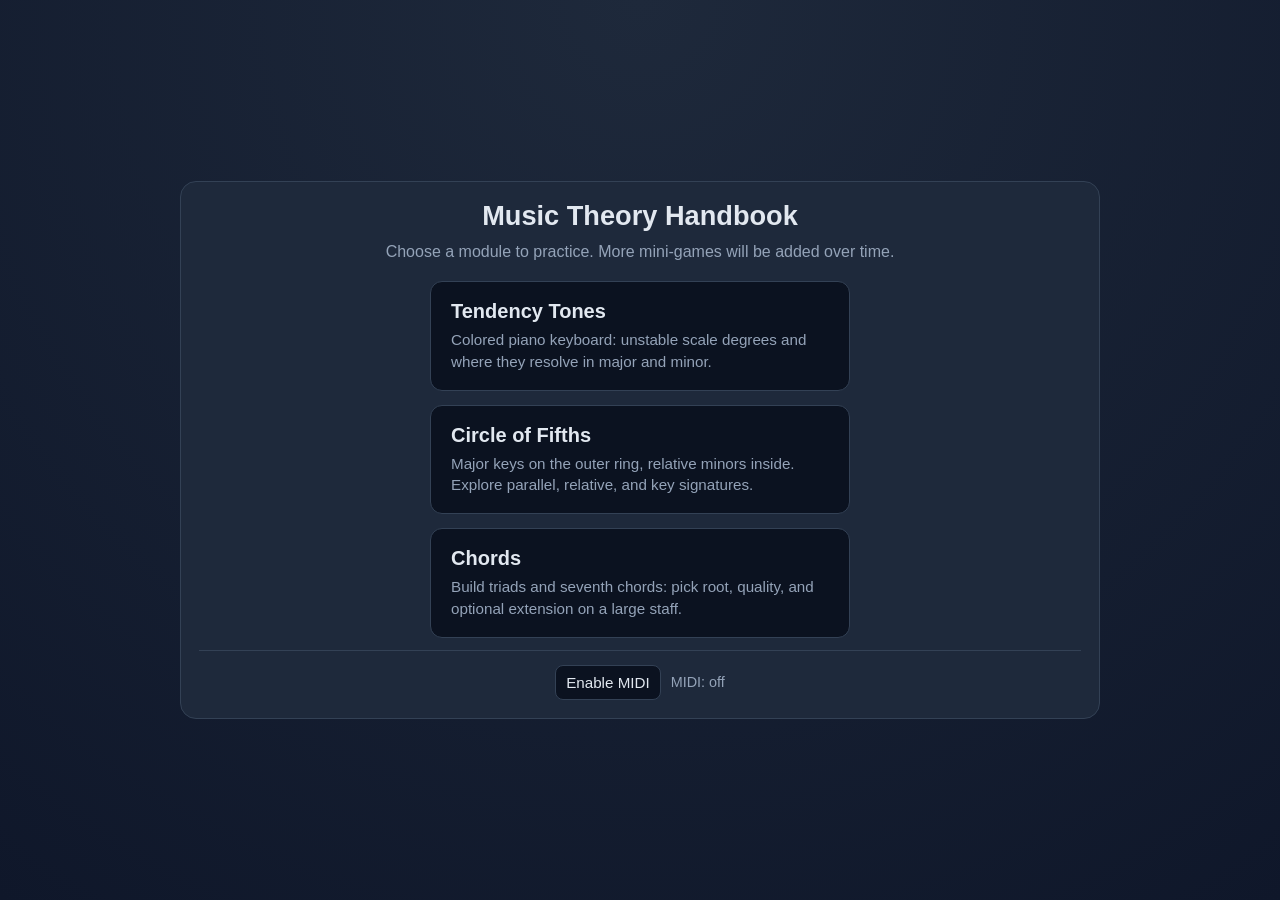
<file: index.html>
<!doctype html>
<html lang="en">
<head>
  <meta charset="UTF-8" />
  <meta name="viewport" content="width=device-width, initial-scale=1.0, viewport-fit=cover" />
  <title>Music Theory Handbook</title>
  <link
    rel="stylesheet"
    href="https://fonts.googleapis.com/css2?family=Noto+Music&display=swap"
  />
  <link rel="stylesheet" href="handbook-responsive.css?v=20260701" />
  <style>
    :root {
      --accent-dim: #0ea5e9;
      --highlight-major: #fbbf24;
      --highlight-minor: #a78bfa;
      --highlight-both: #34d399;
      --segment-major: #1e3a5f;
      --segment-minor: #312e81;
      --segment-idle: #0f172a;
    }

    #viewMenu > h1 {
      text-align: center;
      font-size: clamp(1.25rem, 4vw, 1.7rem);
      margin: 0 0 8px;
    }

    /* —— Main menu —— */
    .menu-grid {
      display: grid;
      gap: 14px;
      max-width: 420px;
      margin: 0 auto;
    }

    .menu-card {
      display: block;
      width: 100%;
      text-align: left;
      background: #0b1220;
      border: 1px solid var(--line);
      border-radius: 12px;
      padding: 18px 20px;
      color: var(--text);
      cursor: pointer;
      transition: border-color 120ms ease, background 120ms ease;
      -webkit-tap-highlight-color: transparent;
    }

    .menu-card:hover {
      border-color: var(--accent);
      background: #111827;
    }

    .menu-card h2 {
      margin: 0 0 6px;
      font-size: 1.25rem;
    }

    .menu-card p {
      margin: 0;
      color: var(--muted);
      font-size: 0.95rem;
      line-height: 1.4;
    }

    /* —— Circle module —— */
    .mode-bar {
      display: flex;
      justify-content: center;
      flex-wrap: wrap;
      gap: 8px;
      margin-bottom: 14px;
    }

    .mode-btn {
      background: #0b1220;
      color: var(--muted);
      border: 1px solid var(--line);
      border-radius: 999px;
      padding: 8px 16px;
      font-size: 0.95rem;
      cursor: pointer;
      transition: color 120ms ease, border-color 120ms ease, background 120ms ease;
    }

    .mode-btn:hover {
      color: var(--text);
      border-color: #475569;
    }

    .mode-btn.active {
      color: var(--text);
      border-color: var(--accent);
      background: rgba(56, 189, 248, 0.12);
      box-shadow: 0 0 0 1px rgba(56, 189, 248, 0.25);
    }

    .circle-layout {
      display: flex;
      flex-direction: column;
      align-items: center;
      width: 100%;
      gap: 16px;
    }

    .circle-row {
      display: flex;
      flex-wrap: wrap;
      justify-content: center;
      align-items: flex-start;
      gap: 16px;
      width: 100%;
    }

    .circle-row.has-staff {
      display: grid;
      grid-template-columns: minmax(0, min(460px, 100%)) minmax(0, 372px);
      justify-content: center;
      align-items: start;
      max-width: 900px;
      margin: 0 auto;
    }

    @media (max-width: 860px) {
      .circle-row.has-staff {
        grid-template-columns: 1fr;
        justify-items: center;
      }
    }

    /* Tablet landscape: circle + staff side by side with tighter staff cards */
    @media (min-width: 700px) and (max-width: 860px) and (orientation: landscape) {
      .circle-row.has-staff {
        grid-template-columns: minmax(0, 1fr) minmax(0, 340px);
        align-items: center;
      }

      .staff-sidebar {
        flex-direction: row;
      }
    }

    .circle-stage {
      position: relative;
      width: min(100%, 460px);
      max-width: 460px;
      flex: 1 1 auto;
      justify-self: center;
    }

    .circle-svg {
      width: 100%;
      height: auto;
      display: block;
    }

    .circle-segment {
      cursor: pointer;
      transition: fill 140ms ease, opacity 140ms ease;
      -webkit-tap-highlight-color: transparent;
    }

    @media (hover: none) {
      .circle-segment:active .seg-label {
        fill: var(--accent);
      }
    }

    .circle-segment .seg-label {
      fill: var(--text);
      font-size: 13px;
      font-weight: 600;
      pointer-events: none;
      user-select: none;
    }

    .circle-segment.major .seg-label { font-size: 14px; }
    .circle-segment .seg-label.enharmonic { font-size: 10.5px; letter-spacing: -0.02em; }

    .global-midi {
      margin-top: 16px;
      padding-top: 14px;
      border-top: 1px solid var(--line);
    }
    .circle-segment.dimmed { opacity: 0.35; }
    .circle-segment.hl-major { fill: var(--highlight-major) !important; }
    .circle-segment.hl-minor { fill: var(--highlight-minor) !important; }
    .circle-segment.hl-focus { fill: var(--accent-dim) !important; opacity: 1 !important; }

    .circle-center-text {
      fill: var(--muted);
      font-size: 11px;
      text-anchor: middle;
    }

    .staff-sidebar {
      width: min(100%, 372px);
      max-width: 100%;
      min-height: 118px;
      flex: 1 1 auto;
      display: flex;
      flex-direction: row;
      flex-wrap: wrap;
      gap: 12px;
      justify-content: center;
      align-items: flex-start;
    }

    .staff-card {
      width: min(178px, calc(50% - 6px));
      flex: 1 1 150px;
      max-width: 178px;
      background: #0b1220;
      border: 1px solid var(--line);
      border-radius: 12px;
      padding: 10px 8px 12px;
    }

    .staff-card .staff-key-name {
      text-align: center;
      font-size: 1.05rem;
      font-weight: 600;
      margin-bottom: 6px;
      min-height: 1.35em;
      line-height: 1.25;
    }

    .staff-svg {
      width: 100%;
      height: auto;
      display: block;
    }

    .aux-controls {
      display: flex;
      justify-content: center;
      align-items: center;
      gap: 10px;
      margin-top: 12px;
      flex-wrap: wrap;
    }

    button.aux {
      background: #0b1220;
      color: var(--text);
      border: 1px solid var(--line);
      border-radius: 8px;
      padding: 8px 10px;
      font-size: 0.95rem;
      cursor: pointer;
    }

    button.aux:hover { background: #111827; }

    .info {
      margin-top: 12px;
      text-align: center;
      color: var(--muted);
      font-size: 1rem;
      min-height: 48px;
      line-height: 1.45;
    }

    .staff-slot[hidden] {
      display: none !important;
    }

    /* —— Chords module —— */
    #viewChords {
      display: flex;
      flex-direction: column;
      gap: 8px;
      max-height: calc(100dvh - 36px);
      overflow: hidden;
    }

    #viewChords .sub {
      display: none;
    }

    #viewChords .app-header {
      margin-bottom: 0;
    }

    #viewChords .app-header h1 {
      font-size: 1.35rem;
    }

    .chord-layout {
      display: grid;
      grid-template-columns: minmax(0, 1.35fr) minmax(0, 1fr);
      gap: 12px;
      flex: 1;
      min-height: 0;
      align-items: stretch;
    }

    .chord-controls {
      display: flex;
      flex-direction: column;
      gap: 14px;
      min-height: 0;
      overflow-y: auto;
      padding-right: 4px;
    }

    .chord-group label {
      display: block;
      font-size: 0.78rem;
      font-weight: 600;
      text-transform: uppercase;
      letter-spacing: 0.05em;
      color: var(--muted);
      margin-bottom: 8px;
    }

    .chord-group-hint {
      font-size: 0.85rem;
      color: var(--muted);
      font-weight: 400;
      text-transform: none;
      letter-spacing: 0;
    }

    .chord-opt {
      background: #0b1220;
      color: var(--muted);
      border: 1px solid var(--line);
      border-radius: 10px;
      padding: 10px 12px;
      font-size: 0.95rem;
      cursor: pointer;
      min-width: 2.5rem;
      transition: border-color 100ms ease, background 100ms ease;
    }

    .chord-opt-root {
      width: 100%;
      min-height: 46px;
      font-size: 1.05rem;
      font-weight: 600;
    }

    .chord-opt-lg {
      min-height: 52px;
      font-size: 1rem;
      font-weight: 600;
    }

    .chord-opt:hover {
      color: var(--text);
      border-color: #475569;
    }

    .chord-opt.active {
      color: var(--text);
      border-color: var(--accent);
      background: rgba(56, 189, 248, 0.12);
    }

    .chord-opt.unavailable {
      opacity: 0.35;
      cursor: not-allowed;
      pointer-events: none;
    }

    .chord-root-grid {
      display: grid;
      grid-template-columns: repeat(7, minmax(0, 1fr));
      gap: 8px;
      width: 100%;
    }

    .chord-root-cell {
      display: flex;
      flex-direction: column;
      gap: 8px;
      min-width: 0;
    }

    .chord-option-grid {
      display: grid;
      grid-template-columns: repeat(3, minmax(0, 1fr));
      gap: 8px;
      width: 100%;
    }

    .chord-option-grid-ext {
      grid-template-columns: repeat(2, minmax(0, 1fr));
    }

    @media (min-width: 900px) {
      .chord-option-grid {
        grid-template-columns: repeat(5, minmax(0, 1fr));
      }

      .chord-option-grid-ext {
        grid-template-columns: repeat(4, minmax(0, 1fr));
      }
    }

    .chord-staff-panel {
      background: linear-gradient(180deg, #0a0a0a 0%, #141414 100%);
      border: 1px solid #333;
      border-radius: 14px;
      padding: 14px 12px 16px;
      min-height: 0;
      display: flex;
      flex-direction: column;
      align-items: center;
      justify-content: center;
      box-shadow: inset 0 1px 0 rgba(255, 255, 255, 0.06);
    }

    .chord-symbol-display {
      text-align: center;
      font-size: 1.6rem;
      font-weight: 700;
      margin-bottom: 10px;
      min-height: 1.2em;
      letter-spacing: 0.03em;
      flex-shrink: 0;
      color: #f8fafc;
      width: 100%;
    }

    .chord-staff-mount {
      width: 100%;
      max-width: 420px;
      margin: 0 auto;
      flex: 1;
      min-height: 0;
      display: flex;
      align-items: center;
      justify-content: center;
    }

    .chord-staff-svg {
      width: 100%;
      height: auto;
      max-height: min(46vh, 220px);
      display: block;
      border-radius: 10px;
    }

    .chord-option-grid .chord-opt-lg {
      font-size: 0.9rem;
      line-height: 1.15;
      padding: 10px 6px;
    }

    body.chords-active .app {
      padding: 12px 14px;
      display: flex;
      flex-direction: column;
      min-height: 0;
    }

    body.chords-active #viewChords {
      flex: 1;
      min-height: 0;
    }

    body.chords-active .global-midi {
      margin-top: 6px;
      padding-top: 0;
    }

    body.chords-active .global-midi .aux {
      padding: 6px 10px;
      font-size: 0.85rem;
    }

    @media (max-width: 900px) {
      .chord-layout {
        grid-template-columns: 1fr;
        grid-template-rows: auto minmax(160px, 1fr);
      }

      .chord-controls {
        max-height: min(42dvh, 360px);
      }

      .chord-staff-svg {
        max-height: min(40dvh, 220px);
      }
    }

    /* Tablet portrait: give the staff a bit more room */
    @media (min-width: 601px) and (max-width: 900px) and (min-height: 700px) {
      .chord-controls {
        max-height: min(38dvh, 320px);
      }

      .chord-staff-svg {
        max-height: min(44dvh, 280px);
      }
    }

    /* Short desktop / laptop screens */
    @media (max-height: 720px) and (min-width: 901px) {
      #viewChords {
        max-height: calc(100dvh - 24px);
      }

      .chord-controls {
        overflow-y: auto;
        max-height: min(46dvh, 340px);
      }

      .chord-staff-svg {
        max-height: min(48dvh, 240px);
      }
    }

    @media (max-width: 600px) {
      .back-btn {
        padding: 8px 10px;
        font-size: 0.85rem;
      }

      .sub {
        font-size: 0.92rem;
        margin-bottom: 14px;
      }

      .mode-btn {
        padding: 8px 12px;
        font-size: 0.88rem;
      }

      .staff-sidebar {
        flex-direction: column;
        align-items: center;
      }

      .staff-card {
        width: min(100%, 280px);
        max-width: 280px;
        flex: 0 0 auto;
      }

      .circle-segment .seg-label { font-size: 11px; }
      .circle-segment.major .seg-label { font-size: 12px; }
      .circle-segment .seg-label.enharmonic { font-size: 9px; }

      .chord-opt-root {
        min-height: 42px;
        font-size: 0.95rem;
        padding: 8px 6px;
      }

      .chord-opt-lg {
        min-height: 46px;
        font-size: 0.92rem;
      }

      .chord-option-grid .chord-opt-lg {
        font-size: 0.82rem;
        padding: 8px 4px;
      }

      .chord-symbol-display {
        font-size: 1.35rem;
      }

      .chord-root-grid {
        gap: 6px;
      }

      .chord-option-grid {
        gap: 6px;
      }

      #viewChords .app-header h1 {
        font-size: 1.15rem;
      }

      body.chords-active .app {
        padding: 10px 12px;
      }
    }

    @media (max-width: 380px) {
      .mode-bar {
        gap: 6px;
      }

      .mode-btn {
        padding: 7px 10px;
        font-size: 0.82rem;
      }

      .chord-root-grid {
        grid-template-columns: repeat(4, minmax(0, 1fr));
      }
    }

    /* Phone landscape: chords — controls left, staff right */
    body.chords-mobile-landscape {
      overflow: hidden;
    }

    body.chords-mobile-landscape .app {
      height: 100dvh;
      max-height: 100dvh;
      padding: 4px 8px;
      overflow: hidden;
    }

    body.chords-mobile-landscape #viewChords {
      flex: 1;
      min-height: 0;
      max-height: none;
      overflow: hidden;
    }

    body.chords-mobile-landscape #viewChords .app-header {
      flex-shrink: 0;
      margin-bottom: 2px;
    }

    body.chords-mobile-landscape #viewChords .app-header h1 {
      font-size: 1rem;
    }

    body.chords-mobile-landscape .chord-layout {
      grid-template-columns: minmax(0, 0.92fr) minmax(0, 1.08fr) !important;
      grid-template-rows: 1fr !important;
      flex: 1;
      min-height: 0;
      gap: 8px;
    }

    body.chords-mobile-landscape .chord-controls {
      max-height: none !important;
      height: 100%;
      overflow-y: auto;
      gap: 6px;
      padding-right: 2px;
      -webkit-overflow-scrolling: touch;
    }

    body.chords-mobile-landscape .chord-group label {
      font-size: 0.68rem;
      margin-bottom: 2px;
    }

    body.chords-mobile-landscape .chord-group-hint {
      display: none;
    }

    body.chords-mobile-landscape .chord-root-grid {
      grid-template-columns: repeat(4, minmax(0, 1fr));
      gap: 4px;
    }

    body.chords-mobile-landscape .chord-option-grid {
      grid-template-columns: repeat(3, minmax(0, 1fr));
      gap: 4px;
    }

    body.chords-mobile-landscape .chord-option-grid-ext {
      grid-template-columns: repeat(2, minmax(0, 1fr));
    }

    body.chords-mobile-landscape .chord-opt,
    body.chords-mobile-landscape .chord-opt-root,
    body.chords-mobile-landscape .chord-opt-lg {
      min-height: 32px !important;
      padding: 4px 3px;
      font-size: 0.78rem;
    }

    body.chords-mobile-landscape .chord-option-grid .chord-opt-lg {
      font-size: 0.72rem;
      line-height: 1.1;
      padding: 4px 2px;
    }

    body.chords-mobile-landscape .chord-staff-panel {
      padding: 6px 8px;
      min-height: 0;
      height: 100%;
    }

    body.chords-mobile-landscape .chord-symbol-display {
      font-size: 1rem;
      margin-bottom: 2px;
      min-height: 1em;
    }

    body.chords-mobile-landscape .chord-staff-mount {
      flex: 1;
      min-height: 0;
    }

    body.chords-mobile-landscape .chord-staff-svg {
      max-height: 100%;
    }

    body.chords-mobile-landscape .global-midi {
      flex-shrink: 0;
      margin-top: 2px;
      padding-top: 4px;
    }

    body.chords-mobile-landscape .global-midi .aux {
      min-height: 32px !important;
      padding: 4px 8px;
      font-size: 0.78rem;
    }

    @media (hover: none) and (pointer: coarse) and (orientation: landscape) {
      /* Circle: compact header row */
      #viewCircle .sub {
        display: none;
      }

      #viewCircle .mode-bar {
        margin-bottom: 6px;
      }

      #viewCircle .info {
        min-height: 28px;
        font-size: 0.85rem;
        margin-top: 6px;
      }
    }
  </style>
</head>
<body>
  <div id="chordsRotatePrompt" class="module-rotate-prompt" role="dialog" aria-modal="true" aria-labelledby="chords-rotate-title">
    <button type="button" class="back-btn module-rotate-back" id="chordsRotateBack">← Menu</button>
    <div class="module-rotate-prompt-body">
      <div class="module-rotate-icon" aria-hidden="true">
        <svg width="72" height="72" viewBox="0 0 72 72" fill="none" xmlns="http://www.w3.org/2000/svg">
          <rect x="16" y="8" width="40" height="56" rx="6" stroke="currentColor" stroke-width="3"/>
          <path d="M36 20v16M28 28h16" stroke="currentColor" stroke-width="3" stroke-linecap="round"/>
          <path d="M52 14l4 4-4 4" stroke="currentColor" stroke-width="2.5" stroke-linecap="round" stroke-linejoin="round"/>
        </svg>
      </div>
      <h2 id="chords-rotate-title" class="module-rotate-title">Rotate for Chords</h2>
      <p class="module-rotate-text">The chord builder works best in landscape. Turn your phone sideways to continue.</p>
    </div>
  </div>

  <main class="app">
    <!-- Main menu -->
    <section id="viewMenu">
      <h1>Music Theory Handbook</h1>
      <p class="sub">Choose a module to practice. More mini-games will be added over time.</p>
      <div class="menu-grid">
        <button type="button" class="menu-card" data-module="tendency">
          <h2>Tendency Tones</h2>
          <p>Colored piano keyboard: unstable scale degrees and where they resolve in major and minor.</p>
        </button>
        <button type="button" class="menu-card" data-module="circle">
          <h2>Circle of Fifths</h2>
          <p>Major keys on the outer ring, relative minors inside. Explore parallel, relative, and key signatures.</p>
        </button>
        <button type="button" class="menu-card" data-module="chords">
          <h2>Chords</h2>
          <p>Build triads and seventh chords: pick root, quality, and optional extension on a large staff.</p>
        </button>
      </div>
    </section>

    <!-- Circle of fifths -->
    <section id="viewCircle" class="hidden">
      <div class="app-header">
        <button type="button" class="back-btn" data-back>← Menu</button>
        <h1>Circle of Fifths</h1>
        <span class="header-spacer" aria-hidden="true"></span>
      </div>
      <p class="sub" id="circleSub">Pick a mode, then tap or hover a key, or play MIDI. The active mode controls what gets highlighted.</p>

      <div class="mode-bar" role="toolbar" aria-label="Circle modes">
        <button type="button" class="mode-btn active" data-mode="parallel">Parallel major / minor</button>
        <button type="button" class="mode-btn" data-mode="relative">Relative major / minor</button>
        <button type="button" class="mode-btn" data-mode="keysig">Key signature</button>
      </div>

      <div class="circle-layout">
        <div class="circle-row" id="circleRow">
          <div class="circle-stage">
            <svg id="circleSvg" class="circle-svg" viewBox="0 0 480 480" aria-label="Circle of fifths">
            <defs>
              <filter id="segGlow" x="-20%" y="-20%" width="140%" height="140%">
                <feDropShadow dx="0" dy="0" stdDeviation="3" flood-color="#38bdf8" flood-opacity="0.45"/>
              </filter>
            </defs>
            <g id="circleSegments"></g>
            <text x="240" y="240" class="circle-center-text" id="circleCenterLabel">Tap or hover a key</text>
            </svg>
          </div>

          <aside id="staffSidebar" class="staff-sidebar hidden" aria-live="polite">
            <div class="staff-card staff-slot" id="staffSlot0" hidden>
              <div class="staff-key-name"></div>
              <div class="staff-svg-mount"></div>
            </div>
            <div class="staff-card staff-slot" id="staffSlot1" hidden>
              <div class="staff-key-name"></div>
              <div class="staff-svg-mount"></div>
            </div>
          </aside>
        </div>
      </div>

      <p id="circleInfo" class="info">Parallel mode: tap or hover a major key to see its parallel minor (same tonic), or a minor key for its parallel major.</p>
    </section>

    <section id="viewChords" class="hidden">
      <div class="app-header">
        <button type="button" class="back-btn" data-back>← Menu</button>
        <h1>Chords</h1>
        <span class="header-spacer" aria-hidden="true"></span>
      </div>
      <div class="chord-layout">
        <div class="chord-controls">
          <div class="chord-group">
            <label>Root</label>
            <div id="chordRootGroup"></div>
          </div>
          <div class="chord-group">
            <label>Quality</label>
            <div id="chordQualityGroup"></div>
          </div>
          <div class="chord-group">
            <label>Extension <span class="chord-group-hint">(none = triad)</span></label>
            <div id="chordExtGroup"></div>
          </div>
        </div>

        <div class="chord-staff-panel">
          <div class="chord-symbol-display" id="chordSymbolDisplay">C</div>
          <div class="chord-staff-mount" id="chordStaffMount"></div>
        </div>
      </div>
    </section>

    <div class="global-midi aux-controls">
      <button type="button" class="aux" id="midiBtn">Enable MIDI</button>
      <span id="midiStatus" style="color: var(--muted); font-size: 0.9rem;">MIDI: off</span>
    </div>
  </main>

  <script src="handbook-midi.js"></script>
  <script src="handbook-chords.js"></script>
  <script>
    const CIRCLE_KEYS = [
      { major: "C",  minor: "Am",  majorPc: 0,  minorPc: 9,  sig: 0 },
      { major: "G",  minor: "Em",  majorPc: 7,  minorPc: 4,  sig: 1 },
      { major: "D",  minor: "Bm",  majorPc: 2,  minorPc: 11, sig: 2 },
      { major: "A",  minor: "F♯m", majorPc: 9,  minorPc: 6,  sig: 3 },
      { major: "E",  minor: "C♯m", majorPc: 4,  minorPc: 1,  sig: 4 },
      {
        major: "B", majorAlt: "C♭", minor: "G♯m", minorAlt: "A♭m",
        majorPc: 11, minorPc: 8, sig: 5, altSig: -7, enharmonic: true
      },
      {
        major: "F♯", majorAlt: "G♭", minor: "D♯m", minorAlt: "E♭m",
        majorPc: 6, minorPc: 3, sig: 6, altSig: -6, enharmonic: true
      },
      {
        major: "C♯", majorAlt: "D♭", minor: "A♯m", minorAlt: "B♭m",
        majorPc: 1, minorPc: 10, sig: 7, altSig: -5, enharmonic: true
      },
      { major: "A♭", minor: "Fm",  majorPc: 8,  minorPc: 5,  sig: -4 },
      { major: "E♭", minor: "Cm",  majorPc: 3,  minorPc: 0,  sig: -3 },
      { major: "B♭", minor: "Gm",  majorPc: 10, minorPc: 7,  sig: -2 },
      { major: "F",  minor: "Dm",  majorPc: 5,  minorPc: 2,  sig: -1 }
    ];

    const MODE_HELP = {
      parallel: "Parallel mode: tap or hover a major key to see its parallel minor (same tonic), or a minor key for its parallel major.",
      relative: "Relative mode: each wedge’s outer and inner keys are relatives — tap or hover one to highlight its partner on the other ring.",
      keysig: "Key signature mode: tap or hover any key to see its major or minor signature on the staff (sharps or flats)."
    };

    const CAN_HOVER = window.matchMedia("(hover: hover) and (pointer: fine)").matches;
    const IDLE_CENTER_LABEL = CAN_HOVER ? "Hover or play a note" : "Tap a key or play MIDI";

    const SVG_NS = "http://www.w3.org/2000/svg";
    /* Lines index 0 = bottom (E) … 4 = top (F). Clef on line 1 = G (2nd from bottom). */
    const STAFF = {
      lineLeft: 24,
      lineRight: 118,
      lines: [68, 58, 48, 38, 28],
      clefX: 28,
      clefLine: 1,
      accX0: 50,
      accDx: 11
    };
    /* Lines/spaces from bottom: line1=E(68) … line5=F(28). Sharp y by index F♯ C♯ G♯ D♯ A♯ E♯ B♯. */
    const SHARP_Y_LIST = [28, 43, 28, 38, 53, 63, 48];
    const G_SHARP_INDEX = 2;
    const FLAT_ORDER = ["Bb", "Eb", "Ab", "Db", "Gb", "Cb", "Fb"];
    const FLAT_Y_LIST = [48, 33, 53, 38, 58, 43, 63];

    const viewMenu = document.getElementById("viewMenu");
    const viewCircle = document.getElementById("viewCircle");
    const viewChords = document.getElementById("viewChords");
    const circleSegments = document.getElementById("circleSegments");
    const circleInfo = document.getElementById("circleInfo");
    const circleCenterLabel = document.getElementById("circleCenterLabel");
    const staffSidebar = document.getElementById("staffSidebar");
    const circleRow = document.getElementById("circleRow");
    const staffSlot0 = document.getElementById("staffSlot0");
    const staffSlot1 = document.getElementById("staffSlot1");
    const midiBtn = document.getElementById("midiBtn");
    const midiStatus = document.getElementById("midiStatus");

    let activeMode = "parallel";
    let focusIndex = null;
    let focusRing = null;
    let highlightIndices = { major: [], minor: [] };
    let activeMidiPc = null;
    const segmentNodes = { major: [], minor: [] };

    function ringLabel(entry, ring) {
      if (!entry.enharmonic) return ring === "major" ? entry.major : entry.minor;
      if (ring === "major") return `${entry.major}/${entry.majorAlt}`;
      return `${entry.minor}/${entry.minorAlt}`;
    }

    function enharmonicHoverLines(entry, ring) {
      if (!entry.enharmonic) return null;
      if (ring === "major") {
        return {
          center: `${entry.major}  ·  ${entry.majorAlt}`,
          detail: `${entry.major} major or ${entry.majorAlt} major`
        };
      }
      return {
        center: `${entry.minor}  ·  ${entry.minorAlt}`,
        detail: `${entry.minor} or ${entry.minorAlt}`
      };
    }

    function normalizePc(pc) {
      return ((pc % 12) + 12) % 12;
    }

    function findIndexByMajorPc(pc) {
      return CIRCLE_KEYS.findIndex((k) => k.majorPc === normalizePc(pc));
    }

    function findIndexByMinorPc(pc) {
      return CIRCLE_KEYS.findIndex((k) => k.minorPc === normalizePc(pc));
    }

    function polar(cx, cy, r, deg) {
      const rad = ((deg - 90) * Math.PI) / 180;
      return [cx + r * Math.cos(rad), cy + r * Math.sin(rad)];
    }

    function wedgePath(cx, cy, r0, r1, a0, a1) {
      const [x0, y0] = polar(cx, cy, r1, a0);
      const [x1, y1] = polar(cx, cy, r1, a1);
      const [x2, y2] = polar(cx, cy, r0, a1);
      const [x3, y3] = polar(cx, cy, r0, a0);
      const large = a1 - a0 > 180 ? 1 : 0;
      return [
        `M ${x0} ${y0}`,
        `A ${r1} ${r1} 0 ${large} 1 ${x1} ${y1}`,
        `L ${x2} ${y2}`,
        `A ${r0} ${r0} 0 ${large} 0 ${x3} ${y3}`,
        "Z"
      ].join(" ");
    }

    function labelPos(cx, cy, r, midDeg) {
      const [x, y] = polar(cx, cy, r, midDeg);
      return { x, y };
    }

    function buildCircle() {
      const cx = 240;
      const cy = 240;
      const n = CIRCLE_KEYS.length;
      const slice = 360 / n;

      CIRCLE_KEYS.forEach((entry, i) => {
        const start = i * slice - slice / 2;
        const end = start + slice;
        const mid = (start + end) / 2;

        const majorPath = wedgePath(cx, cy, 118, 198, start, end);
        const minorPath = wedgePath(cx, cy, 62, 112, start, end);

        const majorG = document.createElementNS("http://www.w3.org/2000/svg", "g");
        majorG.classList.add("circle-segment", "major");
        majorG.dataset.index = String(i);
        majorG.dataset.ring = "major";
        const majorShape = document.createElementNS("http://www.w3.org/2000/svg", "path");
        majorShape.setAttribute("d", majorPath);
        majorShape.setAttribute("fill", "var(--segment-major)");
        majorShape.setAttribute("stroke", "var(--line)");
        majorShape.setAttribute("stroke-width", "1");
        const majorText = document.createElementNS("http://www.w3.org/2000/svg", "text");
        const mp = labelPos(cx, cy, 158, mid);
        majorText.setAttribute("x", mp.x);
        majorText.setAttribute("y", mp.y);
        majorText.setAttribute("text-anchor", "middle");
        majorText.setAttribute("dominant-baseline", "middle");
        majorText.classList.add("seg-label");
        if (entry.enharmonic) majorText.classList.add("enharmonic");
        majorText.textContent = ringLabel(entry, "major");
        majorG.append(majorShape, majorText);

        const minorG = document.createElementNS("http://www.w3.org/2000/svg", "g");
        minorG.classList.add("circle-segment", "minor");
        minorG.dataset.index = String(i);
        minorG.dataset.ring = "minor";
        const minorShape = document.createElementNS("http://www.w3.org/2000/svg", "path");
        minorShape.setAttribute("d", minorPath);
        minorShape.setAttribute("fill", "var(--segment-minor)");
        minorShape.setAttribute("stroke", "var(--line)");
        minorShape.setAttribute("stroke-width", "1");
        const minorText = document.createElementNS("http://www.w3.org/2000/svg", "text");
        const lp = labelPos(cx, cy, 87, mid);
        minorText.setAttribute("x", lp.x);
        minorText.setAttribute("y", lp.y);
        minorText.setAttribute("text-anchor", "middle");
        minorText.setAttribute("dominant-baseline", "middle");
        minorText.classList.add("seg-label");
        if (entry.enharmonic) minorText.classList.add("enharmonic");
        minorText.textContent = ringLabel(entry, "minor");
        minorG.append(minorShape, minorText);

        function onLeave() {
          if (activeMidiPc === null) clearFocus();
        }

        function bindSegment(node, index, ring) {
          if (CAN_HOVER) {
            node.addEventListener("mouseenter", () => setFocus(index, ring));
            node.addEventListener("mouseleave", onLeave);
          } else {
            node.addEventListener("click", (e) => {
              e.stopPropagation();
              if (focusIndex === index && focusRing === ring && activeMidiPc === null) {
                clearFocus();
              } else {
                setFocus(index, ring);
              }
            });
          }
        }

        bindSegment(majorG, i, "major");
        bindSegment(minorG, i, "minor");

        circleSegments.append(majorG, minorG);
        segmentNodes.major[i] = majorG;
        segmentNodes.minor[i] = minorG;
      });
    }

    function computeHighlights(index, ring) {
      const entry = CIRCLE_KEYS[index];
      const major = [];
      const minor = [];

      if (activeMode === "relative") {
        major.push(index);
        minor.push(index);
        return { major, minor };
      }

      if (activeMode === "parallel") {
        if (ring === "major") {
          major.push(index);
          const parMin = findIndexByMinorPc(entry.majorPc);
          if (parMin >= 0) minor.push(parMin);
        } else {
          minor.push(index);
          const parMaj = findIndexByMajorPc(entry.minorPc);
          if (parMaj >= 0) major.push(parMaj);
        }
        return { major, minor };
      }

      if (activeMode === "keysig") {
        if (ring === "major") major.push(index);
        else minor.push(index);
        return { major, minor };
      }

      return { major, minor };
    }

    function sigLabelFor(sig) {
      if (sig === 0) return "no sharps or flats";
      if (sig > 0) return `${sig} sharp${sig > 1 ? "s" : ""}`;
      return `${-sig} flat${-sig > 1 ? "s" : ""}`;
    }

    function staffLineY(i) {
      return STAFF.lines[i];
    }

    function createStaffSvg(sig) {
      const svg = document.createElementNS(SVG_NS, "svg");
      svg.setAttribute("viewBox", "0 8 128 72");
      svg.setAttribute("class", "staff-svg");

      STAFF.lines.forEach((y) => {
        const ln = document.createElementNS(SVG_NS, "line");
        ln.setAttribute("x1", STAFF.lineLeft);
        ln.setAttribute("x2", STAFF.lineRight);
        ln.setAttribute("y1", y);
        ln.setAttribute("y2", y);
        ln.setAttribute("stroke", "#475569");
        ln.setAttribute("stroke-width", "1");
        svg.appendChild(ln);
      });

      const clef = document.createElementNS(SVG_NS, "text");
      clef.setAttribute("x", STAFF.clefX);
      clef.setAttribute("y", staffLineY(STAFF.clefLine));
      clef.setAttribute("fill", "#94a3b8");
      clef.setAttribute("font-size", "34");
      clef.setAttribute("font-family", "serif");
      clef.setAttribute("text-anchor", "middle");
      clef.setAttribute("dominant-baseline", "middle");
      clef.textContent = "\uD834\uDD1E";

      svg.appendChild(clef);

      const count = Math.abs(sig);
      const yList = sig > 0 ? SHARP_Y_LIST : FLAT_Y_LIST;
      const glyph = sig > 0 ? "\u266F" : "\u266D";
      const topLineY = staffLineY(4);
      for (let n = 0; n < count; n++) {
        const t = document.createElementNS(SVG_NS, "text");
        t.setAttribute("x", STAFF.accX0 + n * STAFF.accDx);
        t.setAttribute("fill", "#e2e8f0");
        t.setAttribute("font-size", "15");
        t.setAttribute("font-family", "serif");
        t.setAttribute("text-anchor", "middle");
        const isGsharp = sig > 0 && n === G_SHARP_INDEX;
        if (isGsharp) {
          t.setAttribute("y", topLineY);
          t.setAttribute("dominant-baseline", "alphabetic");
        } else {
          t.setAttribute("y", yList[n]);
          t.setAttribute("dominant-baseline", "middle");
        }
        t.textContent = glyph;
        svg.appendChild(t);
      }
      return svg;
    }

    function updateStaffSlot(slotEl, keyName, sig) {
      slotEl.hidden = false;
      slotEl.querySelector(".staff-key-name").textContent =
        sig === 0 ? keyName : `${keyName} — ${sigLabelFor(sig)}`;
      slotEl.querySelector(".staff-svg-mount").replaceChildren(createStaffSvg(sig));
    }

    function hideStaffSlots() {
      staffSlot0.hidden = true;
      staffSlot1.hidden = true;
    }

    function renderStaff(entry, ring) {
      if (activeMode !== "keysig") {
        hideStaffSlots();
        return;
      }
      const primary = ring === "major" ? entry.major : entry.minor;
      const alt = ring === "major" ? entry.majorAlt : entry.minorAlt;
      if (entry.enharmonic) {
        updateStaffSlot(staffSlot0, alt, entry.altSig);
        updateStaffSlot(staffSlot1, primary, entry.sig);
      } else {
        updateStaffSlot(staffSlot0, primary, entry.sig);
        staffSlot1.hidden = true;
      }
    }

    function applySegmentStyles() {
      const { major, minor } = highlightIndices;
      const hasHl = major.length || minor.length;

      segmentNodes.major.forEach((node, i) => {
        node.classList.remove("hl-major", "hl-minor", "hl-focus", "dimmed");
        if (!hasHl) return;
        const isHl = major.includes(i);
        const isFocus = focusRing === "major" && focusIndex === i;
        if (isFocus) node.classList.add("hl-focus");
        else if (isHl) node.classList.add("hl-major");
        else node.classList.add("dimmed");
      });

      segmentNodes.minor.forEach((node, i) => {
        node.classList.remove("hl-major", "hl-minor", "hl-focus", "dimmed");
        if (!hasHl) return;
        const isHl = minor.includes(i);
        const isFocus = focusRing === "minor" && focusIndex === i;
        if (isFocus) node.classList.add("hl-focus");
        else if (isHl) node.classList.add("hl-minor");
        else node.classList.add("dimmed");
      });
    }

    function updateInfoText(index, ring) {
      const entry = CIRCLE_KEYS[index];
      const enh = enharmonicHoverLines(entry, ring);

      if (activeMode === "parallel") {
        if (ring === "major") {
          const parIdx = findIndexByMinorPc(entry.majorPc);
          const parEntry = parIdx >= 0 ? CIRCLE_KEYS[parIdx] : null;
          const par = parEntry ? ringLabel(parEntry, "minor") : "—";
          if (enh) {
            circleInfo.textContent = `${enh.detail} — parallel minor: ${par}.`;
            circleCenterLabel.textContent = enh.center;
          } else {
            circleInfo.textContent = `${entry.major} major ↔ parallel minor ${par} (same tonic).`;
            circleCenterLabel.textContent = `${entry.major}  |  ${par}`;
          }
        } else {
          const parIdx = findIndexByMajorPc(entry.minorPc);
          const parEntry = parIdx >= 0 ? CIRCLE_KEYS[parIdx] : null;
          const par = parEntry ? ringLabel(parEntry, "major") : "—";
          if (enh) {
            circleInfo.textContent = `${enh.detail} — parallel major: ${par}.`;
            circleCenterLabel.textContent = enh.center;
          } else {
            circleInfo.textContent = `${entry.minor} minor ↔ parallel major ${par}.`;
            circleCenterLabel.textContent = `${entry.minor}  |  ${par}`;
          }
        }
        return;
      }
      if (activeMode === "relative") {
        if (enh) {
          circleInfo.textContent = `${entry.major}/${entry.majorAlt} major and ${entry.minor}/${entry.minorAlt} minor are relatives (same key signature).`;
          circleCenterLabel.textContent = `${entry.major}  ·  ${entry.majorAlt}  |  ${entry.minor}  ·  ${entry.minorAlt}`;
        } else {
          circleInfo.textContent = `${entry.major} major and ${entry.minor} minor are relatives.`;
          circleCenterLabel.textContent = `${entry.major}  ·  ${entry.minor}`;
        }
        return;
      }
      const label = ring === "major" ? `${entry.major} major` : `${entry.minor} minor`;
      if (enh) {
        circleInfo.textContent = `${enh.detail} — ${sigLabelFor(entry.sig)} or ${sigLabelFor(entry.altSig)}.`;
        circleCenterLabel.textContent = enh.center;
      } else {
        circleInfo.textContent = `${label}: ${sigLabelFor(entry.sig)}.`;
        circleCenterLabel.textContent = label;
      }
    }

    function setFocus(index, ring) {
      focusIndex = index;
      focusRing = ring;
      highlightIndices = computeHighlights(index, ring);
      applySegmentStyles();
      updateInfoText(index, ring);
      renderStaff(CIRCLE_KEYS[index], ring);
    }

    function clearFocus() {
      focusIndex = null;
      focusRing = null;
      highlightIndices = { major: [], minor: [] };
      applySegmentStyles();
      circleCenterLabel.textContent = IDLE_CENTER_LABEL;
      circleInfo.textContent = MODE_HELP[activeMode];
      hideStaffSlots();
    }

    function setMode(mode) {
      activeMode = mode;
      document.querySelectorAll(".mode-btn").forEach((btn) => {
        btn.classList.toggle("active", btn.dataset.mode === mode);
      });
      const keysig = mode === "keysig";
      staffSidebar.classList.toggle("hidden", !keysig);
      circleRow.classList.toggle("has-staff", keysig);
      circleInfo.textContent = MODE_HELP[mode];
      if (focusIndex !== null) setFocus(focusIndex, focusRing);
      else clearFocus();
    }

    function isPhoneLike() {
      return Math.min(window.innerWidth, window.innerHeight) <= 520;
    }

    function updateMobileChordUi() {
      const chordsActive = document.body.classList.contains("chords-active");
      const portrait = window.innerHeight >= window.innerWidth;
      const phone = isPhoneLike();

      document.body.classList.toggle("chords-needs-rotate", chordsActive && phone && portrait);
      document.body.classList.toggle("chords-mobile-landscape", chordsActive && phone && !portrait);
    }

    function showMenu() {
      viewMenu.classList.remove("hidden");
      viewCircle.classList.add("hidden");
      viewChords.classList.add("hidden");
      document.body.classList.remove("chords-active");
      document.title = "Music Theory Handbook";
      updateMobileChordUi();
    }

    function showCircle() {
      viewMenu.classList.add("hidden");
      viewCircle.classList.remove("hidden");
      viewChords.classList.add("hidden");
      document.body.classList.remove("chords-active");
      document.title = "Music Theory Handbook — Circle of Fifths";
      setMode(activeMode);
      updateMobileChordUi();
    }

    function showChords() {
      viewMenu.classList.add("hidden");
      viewCircle.classList.add("hidden");
      viewChords.classList.remove("hidden");
      document.body.classList.add("chords-active");
      document.title = "Music Theory Handbook — Chords";
      if (!window._chordsReady) {
        window.initChordsModule({
          chordSymbolEl: document.getElementById("chordSymbolDisplay"),
          chordStaffMount: document.getElementById("chordStaffMount"),
          rootGroupEl: document.getElementById("chordRootGroup"),
          qualityGroupEl: document.getElementById("chordQualityGroup"),
          extGroupEl: document.getElementById("chordExtGroup")
        });
        window._chordsReady = true;
      }
      updateMobileChordUi();
    }

    function midiPcToFocus(pc) {
      const n = normalizePc(pc);
      let idx = findIndexByMajorPc(n);
      if (idx >= 0) return { index: idx, ring: "major" };
      idx = findIndexByMinorPc(n);
      if (idx >= 0) return { index: idx, ring: "minor" };
      return null;
    }

    function handleCircleMidi(event) {
      if (viewCircle.classList.contains("hidden")) return;
      const data = event.data;
      if (!data || data.length < 3) return;
      const status = data[0] & 0xf0;
      const note = data[1];
      const velocity = data[2];

      if (status === 0x90 && velocity > 0) {
        activeMidiPc = normalizePc(note);
        const hit = midiPcToFocus(activeMidiPc);
        if (hit) setFocus(hit.index, hit.ring);
      }
      if (status === 0x80 || (status === 0x90 && velocity === 0)) {
        activeMidiPc = null;
        clearFocus();
      }
    }

    document.querySelectorAll("[data-module]").forEach((btn) => {
      btn.addEventListener("click", () => {
        const mod = btn.dataset.module;
        if (mod === "tendency") {
          window.location.href = "piano-tendency-tones.html";
          return;
        }
        if (mod === "circle") showCircle();
        if (mod === "chords") showChords();
      });
    });

    document.querySelectorAll("[data-back]").forEach((btn) => {
      btn.addEventListener("click", showMenu);
    });

    document.querySelectorAll(".mode-btn").forEach((btn) => {
      btn.addEventListener("click", () => setMode(btn.dataset.mode));
    });

    HandbookMidi.initUi(midiBtn, midiStatus);
    HandbookMidi.subscribe(handleCircleMidi);

    document.getElementById("circleSvg").addEventListener("click", (e) => {
      if (CAN_HOVER || activeMidiPc !== null) return;
      if (e.target.closest(".circle-segment")) return;
      clearFocus();
    });

    document.getElementById("chordsRotateBack").addEventListener("click", showMenu);
    window.addEventListener("resize", updateMobileChordUi);
    window.addEventListener("orientationchange", () => setTimeout(updateMobileChordUi, 200));

    buildCircle();
    staffSidebar.classList.add("hidden");
    showMenu();
  </script>
</body>
</html>
</file>
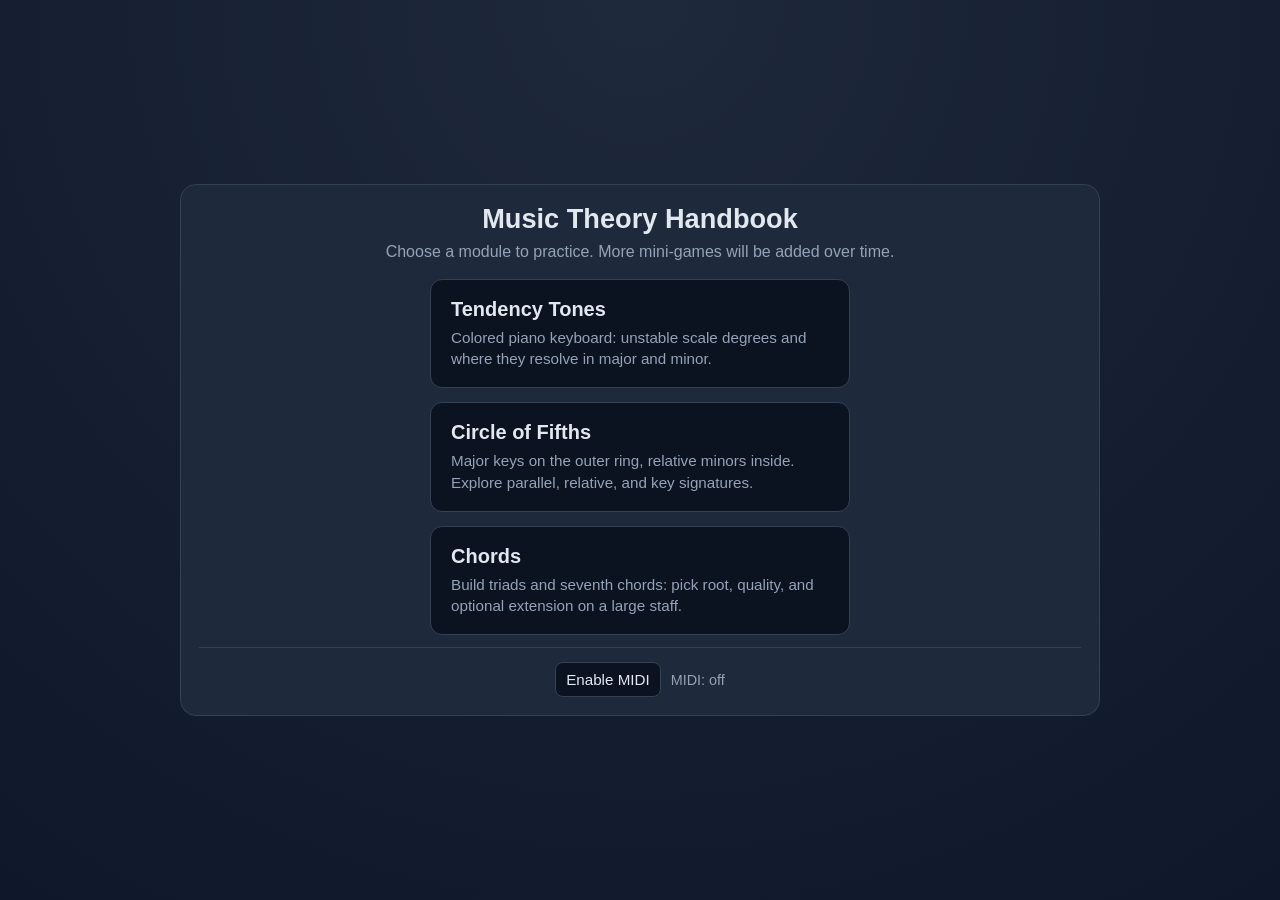
<file: music-theory-handbook.html>
<!doctype html>
<html lang="en">
<head>
  <meta charset="UTF-8" />
  <meta name="viewport" content="width=device-width, initial-scale=1.0" />
  <title>Music Theory Handbook</title>
  <link
    rel="stylesheet"
    href="https://fonts.googleapis.com/css2?family=Noto+Music&display=swap"
  />
  <style>
    :root {
      --bg: #0f172a;
      --panel: #1e293b;
      --text: #e2e8f0;
      --muted: #94a3b8;
      --line: #334155;
      --accent: #38bdf8;
      --accent-dim: #0ea5e9;
      --highlight-major: #fbbf24;
      --highlight-minor: #a78bfa;
      --highlight-both: #34d399;
      --segment-major: #1e3a5f;
      --segment-minor: #312e81;
      --segment-idle: #0f172a;
    }

    * { box-sizing: border-box; }

    body {
      margin: 0;
      min-height: 100vh;
      display: grid;
      place-items: center;
      background: radial-gradient(circle at top, #1e293b, var(--bg));
      color: var(--text);
      font-family: "Segoe UI", Tahoma, Geneva, Verdana, sans-serif;
      font-size: 18px;
      padding: 16px;
    }

    .app {
      width: min(96vw, 920px);
      background: var(--panel);
      border: 1px solid var(--line);
      border-radius: 16px;
      padding: 18px;
    }

    .app-header {
      display: flex;
      align-items: center;
      gap: 12px;
      margin-bottom: 8px;
    }

    .app-header h1 {
      flex: 1;
      margin: 0;
      font-size: 1.7rem;
      text-align: center;
    }

    #viewMenu > h1 {
      text-align: center;
    }

    .back-btn {
      background: #0b1220;
      color: var(--text);
      border: 1px solid var(--line);
      border-radius: 8px;
      padding: 8px 12px;
      font-size: 0.95rem;
      cursor: pointer;
      white-space: nowrap;
    }

    .back-btn:hover { background: #111827; }

    .sub {
      margin: 0 0 18px;
      text-align: center;
      color: var(--muted);
      font-size: 1rem;
    }

    /* —— Main menu —— */
    .menu-grid {
      display: grid;
      gap: 14px;
      max-width: 420px;
      margin: 0 auto;
    }

    .menu-card {
      display: block;
      width: 100%;
      text-align: left;
      background: #0b1220;
      border: 1px solid var(--line);
      border-radius: 12px;
      padding: 18px 20px;
      color: var(--text);
      cursor: pointer;
      transition: border-color 120ms ease, background 120ms ease;
    }

    .menu-card:hover {
      border-color: var(--accent);
      background: #111827;
    }

    .menu-card h2 {
      margin: 0 0 6px;
      font-size: 1.25rem;
    }

    .menu-card p {
      margin: 0;
      color: var(--muted);
      font-size: 0.95rem;
      line-height: 1.4;
    }

    /* —— Circle module —— */
    .mode-bar {
      display: flex;
      justify-content: center;
      flex-wrap: wrap;
      gap: 8px;
      margin-bottom: 14px;
    }

    .mode-btn {
      background: #0b1220;
      color: var(--muted);
      border: 1px solid var(--line);
      border-radius: 999px;
      padding: 8px 16px;
      font-size: 0.95rem;
      cursor: pointer;
      transition: color 120ms ease, border-color 120ms ease, background 120ms ease;
    }

    .mode-btn:hover {
      color: var(--text);
      border-color: #475569;
    }

    .mode-btn.active {
      color: var(--text);
      border-color: var(--accent);
      background: rgba(56, 189, 248, 0.12);
      box-shadow: 0 0 0 1px rgba(56, 189, 248, 0.25);
    }

    .circle-layout {
      display: flex;
      flex-direction: column;
      align-items: center;
      width: 100%;
      gap: 16px;
    }

    .circle-row {
      display: flex;
      flex-wrap: wrap;
      justify-content: center;
      align-items: flex-start;
      gap: 16px;
      width: 100%;
    }

    .circle-row.has-staff {
      display: grid;
      grid-template-columns: min(460px, 100%) 372px;
      justify-content: center;
      align-items: start;
      max-width: 900px;
      margin: 0 auto;
    }

    @media (max-width: 860px) {
      .circle-row.has-staff {
        grid-template-columns: 1fr;
        justify-items: center;
      }
    }

    .circle-stage {
      position: relative;
      width: min(100%, 460px);
      flex: 0 0 460px;
      justify-self: center;
    }

    .circle-svg {
      width: 100%;
      height: auto;
      display: block;
    }

    .circle-segment {
      cursor: pointer;
      transition: fill 140ms ease, opacity 140ms ease;
    }

    .circle-segment .seg-label {
      fill: var(--text);
      font-size: 13px;
      font-weight: 600;
      pointer-events: none;
      user-select: none;
    }

    .circle-segment.major .seg-label { font-size: 14px; }
    .circle-segment .seg-label.enharmonic { font-size: 10.5px; letter-spacing: -0.02em; }

    .global-midi {
      margin-top: 16px;
      padding-top: 14px;
      border-top: 1px solid var(--line);
    }
    .circle-segment.dimmed { opacity: 0.35; }
    .circle-segment.hl-major { fill: var(--highlight-major) !important; }
    .circle-segment.hl-minor { fill: var(--highlight-minor) !important; }
    .circle-segment.hl-focus { fill: var(--accent-dim) !important; opacity: 1 !important; }

    .circle-center-text {
      fill: var(--muted);
      font-size: 11px;
      text-anchor: middle;
    }

    .staff-sidebar {
      width: 372px;
      min-height: 118px;
      flex: 0 0 372px;
      display: flex;
      flex-direction: row;
      gap: 12px;
      justify-content: center;
      align-items: flex-start;
    }

    .staff-card {
      width: 178px;
      background: #0b1220;
      border: 1px solid var(--line);
      border-radius: 12px;
      padding: 10px 8px 12px;
      flex-shrink: 0;
    }

    .staff-card .staff-key-name {
      text-align: center;
      font-size: 1.05rem;
      font-weight: 600;
      margin-bottom: 6px;
      min-height: 1.35em;
      line-height: 1.25;
    }

    .staff-svg {
      width: 100%;
      height: auto;
      display: block;
    }

    .aux-controls {
      display: flex;
      justify-content: center;
      align-items: center;
      gap: 10px;
      margin-top: 12px;
      flex-wrap: wrap;
    }

    button.aux {
      background: #0b1220;
      color: var(--text);
      border: 1px solid var(--line);
      border-radius: 8px;
      padding: 8px 10px;
      font-size: 0.95rem;
      cursor: pointer;
    }

    button.aux:hover { background: #111827; }

    .info {
      margin-top: 12px;
      text-align: center;
      color: var(--muted);
      font-size: 1rem;
      min-height: 48px;
      line-height: 1.45;
    }

    .staff-slot[hidden] {
      display: none !important;
    }

    .hidden { display: none !important; }

    /* —— Chords module —— */
    #viewChords {
      display: flex;
      flex-direction: column;
      gap: 8px;
      max-height: calc(100vh - 36px);
      overflow: hidden;
    }

    #viewChords .sub {
      display: none;
    }

    #viewChords .app-header {
      margin-bottom: 0;
    }

    #viewChords .app-header h1 {
      font-size: 1.35rem;
    }

    .chord-layout {
      display: grid;
      grid-template-columns: minmax(320px, 1.35fr) minmax(240px, 1fr);
      gap: 12px;
      flex: 1;
      min-height: 0;
      align-items: stretch;
    }

    .chord-controls {
      display: flex;
      flex-direction: column;
      gap: 14px;
      min-height: 0;
      overflow-y: auto;
      padding-right: 4px;
    }

    .chord-group label {
      display: block;
      font-size: 0.78rem;
      font-weight: 600;
      text-transform: uppercase;
      letter-spacing: 0.05em;
      color: var(--muted);
      margin-bottom: 8px;
    }

    .chord-group-hint {
      font-size: 0.85rem;
      color: var(--muted);
      font-weight: 400;
      text-transform: none;
      letter-spacing: 0;
    }

    .chord-opt {
      background: #0b1220;
      color: var(--muted);
      border: 1px solid var(--line);
      border-radius: 10px;
      padding: 10px 12px;
      font-size: 0.95rem;
      cursor: pointer;
      min-width: 2.5rem;
      transition: border-color 100ms ease, background 100ms ease;
    }

    .chord-opt-root {
      width: 100%;
      min-height: 46px;
      font-size: 1.05rem;
      font-weight: 600;
    }

    .chord-opt-lg {
      min-height: 52px;
      font-size: 1rem;
      font-weight: 600;
    }

    .chord-opt:hover {
      color: var(--text);
      border-color: #475569;
    }

    .chord-opt.active {
      color: var(--text);
      border-color: var(--accent);
      background: rgba(56, 189, 248, 0.12);
    }

    .chord-opt.unavailable {
      opacity: 0.35;
      cursor: not-allowed;
      pointer-events: none;
    }

    .chord-root-grid {
      display: grid;
      grid-template-columns: repeat(7, minmax(0, 1fr));
      gap: 8px;
      width: 100%;
    }

    .chord-root-cell {
      display: flex;
      flex-direction: column;
      gap: 8px;
      min-width: 0;
    }

    .chord-option-grid {
      display: grid;
      grid-template-columns: repeat(3, minmax(0, 1fr));
      gap: 8px;
      width: 100%;
    }

    .chord-option-grid-ext {
      grid-template-columns: repeat(2, minmax(0, 1fr));
    }

    @media (min-width: 900px) {
      .chord-option-grid {
        grid-template-columns: repeat(5, minmax(0, 1fr));
      }

      .chord-option-grid-ext {
        grid-template-columns: repeat(4, minmax(0, 1fr));
      }
    }

    .chord-staff-panel {
      background: linear-gradient(180deg, #0a0a0a 0%, #141414 100%);
      border: 1px solid #333;
      border-radius: 14px;
      padding: 14px 12px 16px;
      min-height: 0;
      display: flex;
      flex-direction: column;
      align-items: center;
      justify-content: center;
      box-shadow: inset 0 1px 0 rgba(255, 255, 255, 0.06);
    }

    .chord-symbol-display {
      text-align: center;
      font-size: 1.6rem;
      font-weight: 700;
      margin-bottom: 10px;
      min-height: 1.2em;
      letter-spacing: 0.03em;
      flex-shrink: 0;
      color: #f8fafc;
      width: 100%;
    }

    .chord-staff-mount {
      width: 100%;
      max-width: 420px;
      margin: 0 auto;
      flex: 1;
      min-height: 0;
      display: flex;
      align-items: center;
      justify-content: center;
    }

    .chord-staff-svg {
      width: 100%;
      height: auto;
      max-height: min(46vh, 220px);
      display: block;
      border-radius: 10px;
    }

    .chord-option-grid .chord-opt-lg {
      font-size: 0.9rem;
      line-height: 1.15;
      padding: 10px 6px;
    }

    body.chords-active .app {
      padding: 12px 14px;
    }

    body.chords-active .global-midi {
      margin-top: 6px;
      padding-top: 0;
    }

    body.chords-active .global-midi .aux {
      padding: 6px 10px;
      font-size: 0.85rem;
    }

    @media (max-width: 720px) {
      .chord-layout {
        grid-template-columns: 1fr;
        grid-template-rows: auto minmax(140px, 1fr);
      }

      .chord-controls {
        max-height: 38vh;
      }
    }
  </style>
</head>
<body>
  <main class="app">
    <!-- Main menu -->
    <section id="viewMenu">
      <h1 style="margin: 0 0 8px; font-size: 1.7rem; text-align: center;">Music Theory Handbook</h1>
      <p class="sub">Choose a module to practice. More mini-games will be added over time.</p>
      <div class="menu-grid">
        <button type="button" class="menu-card" data-module="tendency">
          <h2>Tendency Tones</h2>
          <p>Colored piano keyboard: unstable scale degrees and where they resolve in major and minor.</p>
        </button>
        <button type="button" class="menu-card" data-module="circle">
          <h2>Circle of Fifths</h2>
          <p>Major keys on the outer ring, relative minors inside. Explore parallel, relative, and key signatures.</p>
        </button>
        <button type="button" class="menu-card" data-module="chords">
          <h2>Chords</h2>
          <p>Build triads and seventh chords: pick root, quality, and optional extension on a large staff.</p>
        </button>
      </div>
    </section>

    <!-- Circle of fifths -->
    <section id="viewCircle" class="hidden">
      <div class="app-header">
        <button type="button" class="back-btn" data-back>← Menu</button>
        <h1>Circle of Fifths</h1>
        <span style="width: 72px;"></span>
      </div>
      <p class="sub">Pick a mode, then hover a key or play MIDI. The active mode controls what gets highlighted.</p>

      <div class="mode-bar" role="toolbar" aria-label="Circle modes">
        <button type="button" class="mode-btn active" data-mode="parallel">Parallel major / minor</button>
        <button type="button" class="mode-btn" data-mode="relative">Relative major / minor</button>
        <button type="button" class="mode-btn" data-mode="keysig">Key signature</button>
      </div>

      <div class="circle-layout">
        <div class="circle-row" id="circleRow">
          <div class="circle-stage">
            <svg id="circleSvg" class="circle-svg" viewBox="0 0 480 480" aria-label="Circle of fifths">
            <defs>
              <filter id="segGlow" x="-20%" y="-20%" width="140%" height="140%">
                <feDropShadow dx="0" dy="0" stdDeviation="3" flood-color="#38bdf8" flood-opacity="0.45"/>
              </filter>
            </defs>
            <g id="circleSegments"></g>
            <text x="240" y="240" class="circle-center-text" id="circleCenterLabel">Hover or play a note</text>
            </svg>
          </div>

          <aside id="staffSidebar" class="staff-sidebar hidden" aria-live="polite">
            <div class="staff-card staff-slot" id="staffSlot0" hidden>
              <div class="staff-key-name"></div>
              <div class="staff-svg-mount"></div>
            </div>
            <div class="staff-card staff-slot" id="staffSlot1" hidden>
              <div class="staff-key-name"></div>
              <div class="staff-svg-mount"></div>
            </div>
          </aside>
        </div>
      </div>

      <p id="circleInfo" class="info">Parallel mode: hover a major key to see its parallel minor (same tonic), or a minor key for its parallel major.</p>
    </section>

    <section id="viewChords" class="hidden">
      <div class="app-header">
        <button type="button" class="back-btn" data-back>← Menu</button>
        <h1>Chords</h1>
        <span style="width: 72px;"></span>
      </div>
      <div class="chord-layout">
        <div class="chord-controls">
          <div class="chord-group">
            <label>Root</label>
            <div id="chordRootGroup"></div>
          </div>
          <div class="chord-group">
            <label>Quality</label>
            <div id="chordQualityGroup"></div>
          </div>
          <div class="chord-group">
            <label>Extension <span class="chord-group-hint">(none = triad)</span></label>
            <div id="chordExtGroup"></div>
          </div>
        </div>

        <div class="chord-staff-panel">
          <div class="chord-symbol-display" id="chordSymbolDisplay">C</div>
          <div class="chord-staff-mount" id="chordStaffMount"></div>
        </div>
      </div>
    </section>

    <div class="global-midi aux-controls">
      <button type="button" class="aux" id="midiBtn">Enable MIDI</button>
      <span id="midiStatus" style="color: var(--muted); font-size: 0.9rem;">MIDI: off</span>
    </div>
  </main>

  <script src="handbook-midi.js"></script>
  <script src="handbook-chords.js"></script>
  <script>
    const CIRCLE_KEYS = [
      { major: "C",  minor: "Am",  majorPc: 0,  minorPc: 9,  sig: 0 },
      { major: "G",  minor: "Em",  majorPc: 7,  minorPc: 4,  sig: 1 },
      { major: "D",  minor: "Bm",  majorPc: 2,  minorPc: 11, sig: 2 },
      { major: "A",  minor: "F♯m", majorPc: 9,  minorPc: 6,  sig: 3 },
      { major: "E",  minor: "C♯m", majorPc: 4,  minorPc: 1,  sig: 4 },
      {
        major: "B", majorAlt: "C♭", minor: "G♯m", minorAlt: "A♭m",
        majorPc: 11, minorPc: 8, sig: 5, altSig: -7, enharmonic: true
      },
      {
        major: "F♯", majorAlt: "G♭", minor: "D♯m", minorAlt: "E♭m",
        majorPc: 6, minorPc: 3, sig: 6, altSig: -6, enharmonic: true
      },
      {
        major: "C♯", majorAlt: "D♭", minor: "A♯m", minorAlt: "B♭m",
        majorPc: 1, minorPc: 10, sig: 7, altSig: -5, enharmonic: true
      },
      { major: "A♭", minor: "Fm",  majorPc: 8,  minorPc: 5,  sig: -4 },
      { major: "E♭", minor: "Cm",  majorPc: 3,  minorPc: 0,  sig: -3 },
      { major: "B♭", minor: "Gm",  majorPc: 10, minorPc: 7,  sig: -2 },
      { major: "F",  minor: "Dm",  majorPc: 5,  minorPc: 2,  sig: -1 }
    ];

    const MODE_HELP = {
      parallel: "Parallel mode: hover a major key to see its parallel minor (same tonic), or a minor key for its parallel major.",
      relative: "Relative mode: each wedge’s outer and inner keys are relatives — hover one to highlight its partner on the other ring.",
      keysig: "Key signature mode: hover any key to see its major or minor signature on the staff (sharps or flats)."
    };

    const SVG_NS = "http://www.w3.org/2000/svg";
    /* Lines index 0 = bottom (E) … 4 = top (F). Clef on line 1 = G (2nd from bottom). */
    const STAFF = {
      lineLeft: 24,
      lineRight: 118,
      lines: [68, 58, 48, 38, 28],
      clefX: 28,
      clefLine: 1,
      accX0: 50,
      accDx: 11
    };
    /* Lines/spaces from bottom: line1=E(68) … line5=F(28). Sharp y by index F♯ C♯ G♯ D♯ A♯ E♯ B♯. */
    const SHARP_Y_LIST = [28, 43, 28, 38, 53, 63, 48];
    const G_SHARP_INDEX = 2;
    const FLAT_ORDER = ["Bb", "Eb", "Ab", "Db", "Gb", "Cb", "Fb"];
    const FLAT_Y_LIST = [48, 33, 53, 38, 58, 43, 63];

    const viewMenu = document.getElementById("viewMenu");
    const viewCircle = document.getElementById("viewCircle");
    const viewChords = document.getElementById("viewChords");
    const circleSegments = document.getElementById("circleSegments");
    const circleInfo = document.getElementById("circleInfo");
    const circleCenterLabel = document.getElementById("circleCenterLabel");
    const staffSidebar = document.getElementById("staffSidebar");
    const circleRow = document.getElementById("circleRow");
    const staffSlot0 = document.getElementById("staffSlot0");
    const staffSlot1 = document.getElementById("staffSlot1");
    const midiBtn = document.getElementById("midiBtn");
    const midiStatus = document.getElementById("midiStatus");

    let activeMode = "parallel";
    let focusIndex = null;
    let focusRing = null;
    let highlightIndices = { major: [], minor: [] };
    let activeMidiPc = null;
    const segmentNodes = { major: [], minor: [] };

    function ringLabel(entry, ring) {
      if (!entry.enharmonic) return ring === "major" ? entry.major : entry.minor;
      if (ring === "major") return `${entry.major}/${entry.majorAlt}`;
      return `${entry.minor}/${entry.minorAlt}`;
    }

    function enharmonicHoverLines(entry, ring) {
      if (!entry.enharmonic) return null;
      if (ring === "major") {
        return {
          center: `${entry.major}  ·  ${entry.majorAlt}`,
          detail: `${entry.major} major or ${entry.majorAlt} major`
        };
      }
      return {
        center: `${entry.minor}  ·  ${entry.minorAlt}`,
        detail: `${entry.minor} or ${entry.minorAlt}`
      };
    }

    function normalizePc(pc) {
      return ((pc % 12) + 12) % 12;
    }

    function findIndexByMajorPc(pc) {
      return CIRCLE_KEYS.findIndex((k) => k.majorPc === normalizePc(pc));
    }

    function findIndexByMinorPc(pc) {
      return CIRCLE_KEYS.findIndex((k) => k.minorPc === normalizePc(pc));
    }

    function polar(cx, cy, r, deg) {
      const rad = ((deg - 90) * Math.PI) / 180;
      return [cx + r * Math.cos(rad), cy + r * Math.sin(rad)];
    }

    function wedgePath(cx, cy, r0, r1, a0, a1) {
      const [x0, y0] = polar(cx, cy, r1, a0);
      const [x1, y1] = polar(cx, cy, r1, a1);
      const [x2, y2] = polar(cx, cy, r0, a1);
      const [x3, y3] = polar(cx, cy, r0, a0);
      const large = a1 - a0 > 180 ? 1 : 0;
      return [
        `M ${x0} ${y0}`,
        `A ${r1} ${r1} 0 ${large} 1 ${x1} ${y1}`,
        `L ${x2} ${y2}`,
        `A ${r0} ${r0} 0 ${large} 0 ${x3} ${y3}`,
        "Z"
      ].join(" ");
    }

    function labelPos(cx, cy, r, midDeg) {
      const [x, y] = polar(cx, cy, r, midDeg);
      return { x, y };
    }

    function buildCircle() {
      const cx = 240;
      const cy = 240;
      const n = CIRCLE_KEYS.length;
      const slice = 360 / n;

      CIRCLE_KEYS.forEach((entry, i) => {
        const start = i * slice - slice / 2;
        const end = start + slice;
        const mid = (start + end) / 2;

        const majorPath = wedgePath(cx, cy, 118, 198, start, end);
        const minorPath = wedgePath(cx, cy, 62, 112, start, end);

        const majorG = document.createElementNS("http://www.w3.org/2000/svg", "g");
        majorG.classList.add("circle-segment", "major");
        majorG.dataset.index = String(i);
        majorG.dataset.ring = "major";
        const majorShape = document.createElementNS("http://www.w3.org/2000/svg", "path");
        majorShape.setAttribute("d", majorPath);
        majorShape.setAttribute("fill", "var(--segment-major)");
        majorShape.setAttribute("stroke", "var(--line)");
        majorShape.setAttribute("stroke-width", "1");
        const majorText = document.createElementNS("http://www.w3.org/2000/svg", "text");
        const mp = labelPos(cx, cy, 158, mid);
        majorText.setAttribute("x", mp.x);
        majorText.setAttribute("y", mp.y);
        majorText.setAttribute("text-anchor", "middle");
        majorText.setAttribute("dominant-baseline", "middle");
        majorText.classList.add("seg-label");
        if (entry.enharmonic) majorText.classList.add("enharmonic");
        majorText.textContent = ringLabel(entry, "major");
        majorG.append(majorShape, majorText);

        const minorG = document.createElementNS("http://www.w3.org/2000/svg", "g");
        minorG.classList.add("circle-segment", "minor");
        minorG.dataset.index = String(i);
        minorG.dataset.ring = "minor";
        const minorShape = document.createElementNS("http://www.w3.org/2000/svg", "path");
        minorShape.setAttribute("d", minorPath);
        minorShape.setAttribute("fill", "var(--segment-minor)");
        minorShape.setAttribute("stroke", "var(--line)");
        minorShape.setAttribute("stroke-width", "1");
        const minorText = document.createElementNS("http://www.w3.org/2000/svg", "text");
        const lp = labelPos(cx, cy, 87, mid);
        minorText.setAttribute("x", lp.x);
        minorText.setAttribute("y", lp.y);
        minorText.setAttribute("text-anchor", "middle");
        minorText.setAttribute("dominant-baseline", "middle");
        minorText.classList.add("seg-label");
        if (entry.enharmonic) minorText.classList.add("enharmonic");
        minorText.textContent = ringLabel(entry, "minor");
        minorG.append(minorShape, minorText);

        function onLeave() {
          if (activeMidiPc === null) clearFocus();
        }
        majorG.addEventListener("mouseenter", () => setFocus(i, "major"));
        majorG.addEventListener("mouseleave", onLeave);
        minorG.addEventListener("mouseenter", () => setFocus(i, "minor"));
        minorG.addEventListener("mouseleave", onLeave);

        circleSegments.append(majorG, minorG);
        segmentNodes.major[i] = majorG;
        segmentNodes.minor[i] = minorG;
      });
    }

    function computeHighlights(index, ring) {
      const entry = CIRCLE_KEYS[index];
      const major = [];
      const minor = [];

      if (activeMode === "relative") {
        major.push(index);
        minor.push(index);
        return { major, minor };
      }

      if (activeMode === "parallel") {
        if (ring === "major") {
          major.push(index);
          const parMin = findIndexByMinorPc(entry.majorPc);
          if (parMin >= 0) minor.push(parMin);
        } else {
          minor.push(index);
          const parMaj = findIndexByMajorPc(entry.minorPc);
          if (parMaj >= 0) major.push(parMaj);
        }
        return { major, minor };
      }

      if (activeMode === "keysig") {
        if (ring === "major") major.push(index);
        else minor.push(index);
        return { major, minor };
      }

      return { major, minor };
    }

    function sigLabelFor(sig) {
      if (sig === 0) return "no sharps or flats";
      if (sig > 0) return `${sig} sharp${sig > 1 ? "s" : ""}`;
      return `${-sig} flat${-sig > 1 ? "s" : ""}`;
    }

    function staffLineY(i) {
      return STAFF.lines[i];
    }

    function createStaffSvg(sig) {
      const svg = document.createElementNS(SVG_NS, "svg");
      svg.setAttribute("viewBox", "0 8 128 72");
      svg.setAttribute("class", "staff-svg");

      STAFF.lines.forEach((y) => {
        const ln = document.createElementNS(SVG_NS, "line");
        ln.setAttribute("x1", STAFF.lineLeft);
        ln.setAttribute("x2", STAFF.lineRight);
        ln.setAttribute("y1", y);
        ln.setAttribute("y2", y);
        ln.setAttribute("stroke", "#475569");
        ln.setAttribute("stroke-width", "1");
        svg.appendChild(ln);
      });

      const clef = document.createElementNS(SVG_NS, "text");
      clef.setAttribute("x", STAFF.clefX);
      clef.setAttribute("y", staffLineY(STAFF.clefLine));
      clef.setAttribute("fill", "#94a3b8");
      clef.setAttribute("font-size", "34");
      clef.setAttribute("font-family", "serif");
      clef.setAttribute("text-anchor", "middle");
      clef.setAttribute("dominant-baseline", "middle");
      clef.textContent = "\uD834\uDD1E";

      svg.appendChild(clef);

      const count = Math.abs(sig);
      const yList = sig > 0 ? SHARP_Y_LIST : FLAT_Y_LIST;
      const glyph = sig > 0 ? "\u266F" : "\u266D";
      const topLineY = staffLineY(4);
      for (let n = 0; n < count; n++) {
        const t = document.createElementNS(SVG_NS, "text");
        t.setAttribute("x", STAFF.accX0 + n * STAFF.accDx);
        t.setAttribute("fill", "#e2e8f0");
        t.setAttribute("font-size", "15");
        t.setAttribute("font-family", "serif");
        t.setAttribute("text-anchor", "middle");
        const isGsharp = sig > 0 && n === G_SHARP_INDEX;
        if (isGsharp) {
          t.setAttribute("y", topLineY);
          t.setAttribute("dominant-baseline", "alphabetic");
        } else {
          t.setAttribute("y", yList[n]);
          t.setAttribute("dominant-baseline", "middle");
        }
        t.textContent = glyph;
        svg.appendChild(t);
      }
      return svg;
    }

    function updateStaffSlot(slotEl, keyName, sig) {
      slotEl.hidden = false;
      slotEl.querySelector(".staff-key-name").textContent =
        sig === 0 ? keyName : `${keyName} — ${sigLabelFor(sig)}`;
      slotEl.querySelector(".staff-svg-mount").replaceChildren(createStaffSvg(sig));
    }

    function hideStaffSlots() {
      staffSlot0.hidden = true;
      staffSlot1.hidden = true;
    }

    function renderStaff(entry, ring) {
      if (activeMode !== "keysig") {
        hideStaffSlots();
        return;
      }
      const primary = ring === "major" ? entry.major : entry.minor;
      const alt = ring === "major" ? entry.majorAlt : entry.minorAlt;
      if (entry.enharmonic) {
        updateStaffSlot(staffSlot0, alt, entry.altSig);
        updateStaffSlot(staffSlot1, primary, entry.sig);
      } else {
        updateStaffSlot(staffSlot0, primary, entry.sig);
        staffSlot1.hidden = true;
      }
    }

    function applySegmentStyles() {
      const { major, minor } = highlightIndices;
      const hasHl = major.length || minor.length;

      segmentNodes.major.forEach((node, i) => {
        node.classList.remove("hl-major", "hl-minor", "hl-focus", "dimmed");
        if (!hasHl) return;
        const isHl = major.includes(i);
        const isFocus = focusRing === "major" && focusIndex === i;
        if (isFocus) node.classList.add("hl-focus");
        else if (isHl) node.classList.add("hl-major");
        else node.classList.add("dimmed");
      });

      segmentNodes.minor.forEach((node, i) => {
        node.classList.remove("hl-major", "hl-minor", "hl-focus", "dimmed");
        if (!hasHl) return;
        const isHl = minor.includes(i);
        const isFocus = focusRing === "minor" && focusIndex === i;
        if (isFocus) node.classList.add("hl-focus");
        else if (isHl) node.classList.add("hl-minor");
        else node.classList.add("dimmed");
      });
    }

    function updateInfoText(index, ring) {
      const entry = CIRCLE_KEYS[index];
      const enh = enharmonicHoverLines(entry, ring);

      if (activeMode === "parallel") {
        if (ring === "major") {
          const parIdx = findIndexByMinorPc(entry.majorPc);
          const parEntry = parIdx >= 0 ? CIRCLE_KEYS[parIdx] : null;
          const par = parEntry ? ringLabel(parEntry, "minor") : "—";
          if (enh) {
            circleInfo.textContent = `${enh.detail} — parallel minor: ${par}.`;
            circleCenterLabel.textContent = enh.center;
          } else {
            circleInfo.textContent = `${entry.major} major ↔ parallel minor ${par} (same tonic).`;
            circleCenterLabel.textContent = `${entry.major}  |  ${par}`;
          }
        } else {
          const parIdx = findIndexByMajorPc(entry.minorPc);
          const parEntry = parIdx >= 0 ? CIRCLE_KEYS[parIdx] : null;
          const par = parEntry ? ringLabel(parEntry, "major") : "—";
          if (enh) {
            circleInfo.textContent = `${enh.detail} — parallel major: ${par}.`;
            circleCenterLabel.textContent = enh.center;
          } else {
            circleInfo.textContent = `${entry.minor} minor ↔ parallel major ${par}.`;
            circleCenterLabel.textContent = `${entry.minor}  |  ${par}`;
          }
        }
        return;
      }
      if (activeMode === "relative") {
        if (enh) {
          circleInfo.textContent = `${entry.major}/${entry.majorAlt} major and ${entry.minor}/${entry.minorAlt} minor are relatives (same key signature).`;
          circleCenterLabel.textContent = `${entry.major}  ·  ${entry.majorAlt}  |  ${entry.minor}  ·  ${entry.minorAlt}`;
        } else {
          circleInfo.textContent = `${entry.major} major and ${entry.minor} minor are relatives.`;
          circleCenterLabel.textContent = `${entry.major}  ·  ${entry.minor}`;
        }
        return;
      }
      const label = ring === "major" ? `${entry.major} major` : `${entry.minor} minor`;
      if (enh) {
        circleInfo.textContent = `${enh.detail} — ${sigLabelFor(entry.sig)} or ${sigLabelFor(entry.altSig)}.`;
        circleCenterLabel.textContent = enh.center;
      } else {
        circleInfo.textContent = `${label}: ${sigLabelFor(entry.sig)}.`;
        circleCenterLabel.textContent = label;
      }
    }

    function setFocus(index, ring) {
      focusIndex = index;
      focusRing = ring;
      highlightIndices = computeHighlights(index, ring);
      applySegmentStyles();
      updateInfoText(index, ring);
      renderStaff(CIRCLE_KEYS[index], ring);
    }

    function clearFocus() {
      focusIndex = null;
      focusRing = null;
      highlightIndices = { major: [], minor: [] };
      applySegmentStyles();
      circleCenterLabel.textContent = "Hover or play a note";
      circleInfo.textContent = MODE_HELP[activeMode];
      hideStaffSlots();
    }

    function setMode(mode) {
      activeMode = mode;
      document.querySelectorAll(".mode-btn").forEach((btn) => {
        btn.classList.toggle("active", btn.dataset.mode === mode);
      });
      const keysig = mode === "keysig";
      staffSidebar.classList.toggle("hidden", !keysig);
      circleRow.classList.toggle("has-staff", keysig);
      circleInfo.textContent = MODE_HELP[mode];
      if (focusIndex !== null) setFocus(focusIndex, focusRing);
      else clearFocus();
    }

    function showMenu() {
      viewMenu.classList.remove("hidden");
      viewCircle.classList.add("hidden");
      viewChords.classList.add("hidden");
      document.body.classList.remove("chords-active");
      document.title = "Music Theory Handbook";
    }

    function showCircle() {
      viewMenu.classList.add("hidden");
      viewCircle.classList.remove("hidden");
      viewChords.classList.add("hidden");
      document.body.classList.remove("chords-active");
      document.title = "Music Theory Handbook — Circle of Fifths";
      setMode(activeMode);
    }

    function showChords() {
      viewMenu.classList.add("hidden");
      viewCircle.classList.add("hidden");
      viewChords.classList.remove("hidden");
      document.body.classList.add("chords-active");
      document.title = "Music Theory Handbook — Chords";
      if (!window._chordsReady) {
        window.initChordsModule({
          chordSymbolEl: document.getElementById("chordSymbolDisplay"),
          chordStaffMount: document.getElementById("chordStaffMount"),
          rootGroupEl: document.getElementById("chordRootGroup"),
          qualityGroupEl: document.getElementById("chordQualityGroup"),
          extGroupEl: document.getElementById("chordExtGroup")
        });
        window._chordsReady = true;
      }
    }

    function midiPcToFocus(pc) {
      const n = normalizePc(pc);
      let idx = findIndexByMajorPc(n);
      if (idx >= 0) return { index: idx, ring: "major" };
      idx = findIndexByMinorPc(n);
      if (idx >= 0) return { index: idx, ring: "minor" };
      return null;
    }

    function handleCircleMidi(event) {
      if (viewCircle.classList.contains("hidden")) return;
      const data = event.data;
      if (!data || data.length < 3) return;
      const status = data[0] & 0xf0;
      const note = data[1];
      const velocity = data[2];

      if (status === 0x90 && velocity > 0) {
        activeMidiPc = normalizePc(note);
        const hit = midiPcToFocus(activeMidiPc);
        if (hit) setFocus(hit.index, hit.ring);
      }
      if (status === 0x80 || (status === 0x90 && velocity === 0)) {
        activeMidiPc = null;
        clearFocus();
      }
    }

    document.querySelectorAll("[data-module]").forEach((btn) => {
      btn.addEventListener("click", () => {
        const mod = btn.dataset.module;
        if (mod === "tendency") {
          window.location.href = "piano-tendency-tones.html";
          return;
        }
        if (mod === "circle") showCircle();
        if (mod === "chords") showChords();
      });
    });

    document.querySelectorAll("[data-back]").forEach((btn) => {
      btn.addEventListener("click", showMenu);
    });

    document.querySelectorAll(".mode-btn").forEach((btn) => {
      btn.addEventListener("click", () => setMode(btn.dataset.mode));
    });

    HandbookMidi.initUi(midiBtn, midiStatus);
    HandbookMidi.subscribe(handleCircleMidi);

    buildCircle();
    staffSidebar.classList.add("hidden");
    showMenu();
  </script>
</body>
</html>
</file>
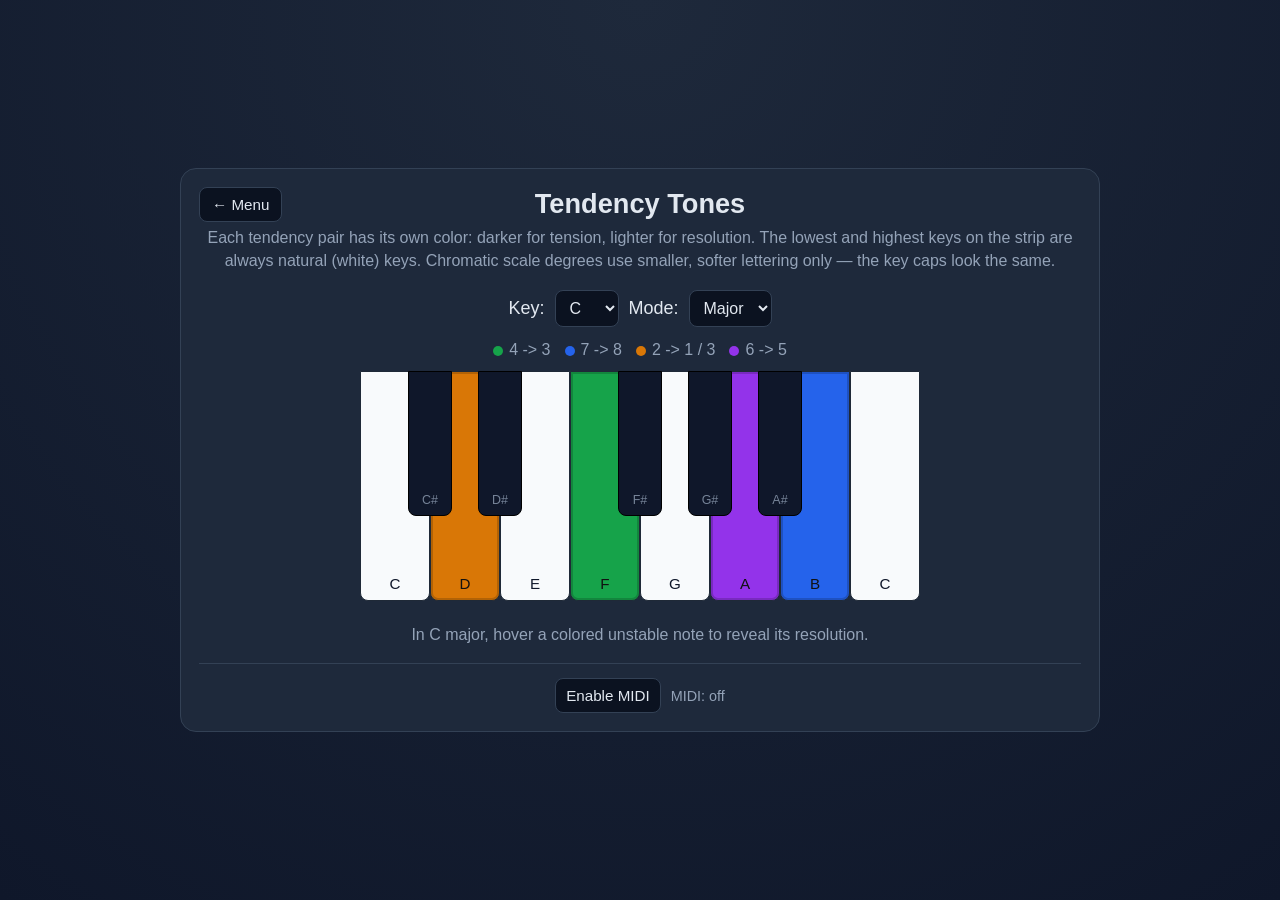
<file: piano-tendency-tones.html>
<!doctype html>
<html lang="en">
<head>
  <meta charset="UTF-8" />
  <meta name="viewport" content="width=device-width, initial-scale=1.0, viewport-fit=cover" />
  <title>Music Theory Handbook — Tendency Tones</title>
  <link rel="stylesheet" href="handbook-responsive.css?v=20260701" />
  <style>
    :root {
      --white-key: #f8fafc;
      --black-key: #0f172a;
    }

    .controls {
      display: flex;
      justify-content: center;
      align-items: center;
      gap: 10px;
      margin-bottom: 14px;
      flex-wrap: wrap;
    }

    select {
      background: #0b1220;
      color: var(--text);
      border: 1px solid var(--line);
      border-radius: 8px;
      padding: 8px 10px;
      font-size: 1rem;
    }

    button {
      background: #0b1220;
      color: var(--text);
      border: 1px solid var(--line);
      border-radius: 8px;
      padding: 8px 10px;
      font-size: 0.95rem;
      cursor: pointer;
      -webkit-tap-highlight-color: transparent;
    }

    button:hover {
      background: #111827;
    }

    .legend {
      display: flex;
      justify-content: center;
      gap: 14px;
      margin-bottom: 12px;
      flex-wrap: wrap;
      color: var(--muted);
      font-size: 1rem;
    }

    .dot {
      display: inline-block;
      width: 10px;
      height: 10px;
      border-radius: 50%;
      margin-right: 6px;
      vertical-align: middle;
    }

    .keyboard-wrap {
      position: relative;
      width: 100%;
      overflow: hidden;
    }

    .keyboard {
      position: relative;
      width: 560px;
      height: 240px;
      margin: 0 auto;
      user-select: none;
      transform-origin: top center;
      -webkit-tap-highlight-color: transparent;
    }

    .key {
      position: absolute;
      border: 1px solid #1f2937;
      border-radius: 0 0 8px 8px;
      display: flex;
      align-items: flex-end;
      justify-content: center;
      padding-bottom: 8px;
      transition: background 120ms ease, box-shadow 120ms ease;
      -webkit-tap-highlight-color: transparent;
    }

    .key .key-label {
      display: block;
      font-size: 0.95rem;
      line-height: 1.15;
      transition: color 120ms ease, font-size 120ms ease, opacity 120ms ease;
    }

    .key.white .key-label {
      color: #0f172a;
    }

    .key.black .key-label {
      color: #f8fafc;
    }

    /* Chromatic (outside scale): only the text is softer — key chrome unchanged */
    .key .key-label.key-label-muted {
      font-size: 0.78rem;
      font-weight: 500;
      opacity: 0.78;
    }

    .key.white .key-label.key-label-muted {
      color: #64748b;
    }

    .key.black .key-label.key-label-muted {
      color: #94a3b8;
    }

    .white {
      width: 70px;
      height: 230px;
      background: var(--white-key);
      z-index: 1;
    }

    .black {
      width: 44px;
      height: 145px;
      background: var(--black-key);
      z-index: 2;
      border-color: #000;
    }

    .arrow-layer {
      position: absolute;
      inset: 0;
      z-index: 3;
      pointer-events: none;
    }

    .info {
      margin-top: 12px;
      text-align: center;
      color: var(--muted);
      font-size: 1rem;
      min-height: 24px;
      line-height: 1.45;
    }

    .app-header {
      margin-bottom: 4px;
    }

    @media (max-width: 600px) {
      .sub {
        font-size: 0.92rem;
        margin-bottom: 12px;
      }

      .legend {
        gap: 10px;
        font-size: 0.92rem;
      }

      .controls {
        gap: 8px;
      }
    }

    /* Landscape phones: hide long intro, keep keyboard visible */
    @media (max-height: 520px) and (orientation: landscape) {
      .sub {
        display: none;
      }

      .app-header {
        margin-bottom: 0;
      }

      .controls {
        margin-bottom: 8px;
      }

      .legend {
        margin-bottom: 8px;
        font-size: 0.85rem;
        gap: 8px;
      }

      .info {
        margin-top: 8px;
        font-size: 0.9rem;
      }
    }

    /* Tablet: slightly larger keyboard area */
    @media (min-width: 601px) and (max-width: 1024px) {
      .keyboard-wrap {
        max-width: 640px;
        margin: 0 auto;
      }
    }
  </style>
</head>
<body>
  <main class="app">
    <div class="app-header">
      <a class="back-btn" id="menu-back" href="music-theory-handbook.html">← Menu</a>
      <h1>Tendency Tones</h1>
      <span class="header-spacer" aria-hidden="true"></span>
    </div>
    <p class="sub">Each tendency pair has its own color: darker for tension, lighter for resolution. The lowest and highest keys on the strip are always natural (white) keys. Chromatic scale degrees use smaller, softer lettering only — the key caps look the same.</p>

    <div class="controls">
      <label for="keySelect">Key:</label>
      <select id="keySelect"></select>
      <label for="modeSelect">Mode:</label>
      <select id="modeSelect">
        <option value="major">Major</option>
        <option value="minor">Minor</option>
      </select>
    </div>

    <div class="legend">
      <span><span class="dot" style="background: #16a34a"></span>4 -> 3</span>
      <span><span class="dot" style="background: #2563eb"></span>7 -> 8</span>
      <span><span class="dot" style="background: #d97706"></span>2 -> 1 / 3</span>
      <span><span class="dot" style="background: #9333ea"></span>6 -> 5</span>
    </div>

    <div class="keyboard-wrap">
      <div id="keyboard" class="keyboard">
        <svg id="arrowLayer" class="arrow-layer" viewBox="0 0 560 240" preserveAspectRatio="xMinYMin meet">
          <defs>
            <marker id="arrowheadBlack" markerWidth="8" markerHeight="6" refX="7" refY="3" orient="auto">
              <polygon points="0 0, 8 3, 0 6" fill="#111111"></polygon>
            </marker>
          </defs>
        </svg>
      </div>
    </div>

    <p id="info" class="info"></p>

    <div class="global-midi" style="display: flex; justify-content: center; align-items: center; gap: 10px; margin-top: 14px; padding-top: 14px; border-top: 1px solid var(--line); flex-wrap: wrap;">
      <button id="midiBtn" type="button">Enable MIDI</button>
      <span id="midiStatus" style="color: var(--muted); font-size: 0.9rem;">MIDI: off</span>
    </div>
  </main>

  <script src="handbook-midi.js"></script>
  <script>
    const SHARP_NAMES = ["C", "C#", "D", "D#", "E", "F", "F#", "G", "G#", "A", "A#", "B"];
    const FLAT_NAMES = ["C", "Db", "D", "Eb", "E", "F", "Gb", "G", "Ab", "A", "Bb", "B"];
    const BLACK_KEY_PCS = new Set([1, 3, 6, 8, 10]);

    function isWhiteKeyMidi(midi) {
      return !BLACK_KEY_PCS.has(normalizePc(midi));
    }

    const TONIC_OPTIONS_BY_MODE = {
      major: [
        { label: "C", tonic: 0, preferFlats: false },
        { label: "Db", tonic: 1, preferFlats: true },
        { label: "D", tonic: 2, preferFlats: false },
        { label: "Eb", tonic: 3, preferFlats: true },
        { label: "E", tonic: 4, preferFlats: false },
        { label: "F", tonic: 5, preferFlats: true },
        { label: "Gb", tonic: 6, preferFlats: true },
        { label: "G", tonic: 7, preferFlats: false },
        { label: "Ab", tonic: 8, preferFlats: true },
        { label: "A", tonic: 9, preferFlats: false },
        { label: "Bb", tonic: 10, preferFlats: true },
        { label: "B", tonic: 11, preferFlats: false }
      ],
      minor: [
        { label: "C", tonic: 0, preferFlats: true },
        { label: "C#", tonic: 1, preferFlats: false },
        { label: "D", tonic: 2, preferFlats: true },
        { label: "Eb", tonic: 3, preferFlats: true },
        { label: "E", tonic: 4, preferFlats: false },
        { label: "F", tonic: 5, preferFlats: true },
        { label: "F#", tonic: 6, preferFlats: false },
        { label: "G", tonic: 7, preferFlats: true },
        { label: "G#", tonic: 8, preferFlats: false },
        { label: "A", tonic: 9, preferFlats: true },
        { label: "Bb", tonic: 10, preferFlats: true },
        { label: "B", tonic: 11, preferFlats: false }
      ]
    };

    /** @type {{ midi: number, pc: number, black: boolean, whiteIndex: number, id: string }[]} */
    let activeKeyboardNotes = [];

    const WHITE_WIDTH = 70;
    const BLACK_WIDTH = 44;
    const KEYBOARD_HEIGHT = 240;
    const CAN_HOVER = window.matchMedia("(hover: hover) and (pointer: fine)").matches;
    const PAIR_COLORS = {
      "4to3": { tension: "#16a34a", resolution: "#86efac" },
      "7to8": { tension: "#2563eb", resolution: "#93c5fd" },
      "2to1": { tension: "#d97706", resolution: "#fdba74" },
      "2to3": { tension: "#d97706", resolution: "#fed7aa" },
      "6to5": { tension: "#9333ea", resolution: "#d8b4fe" }
    };

    const keySelect = document.getElementById("keySelect");
    const modeSelect = document.getElementById("modeSelect");
    const midiBtn = document.getElementById("midiBtn");
    const midiStatus = document.getElementById("midiStatus");
    const keyboard = document.getElementById("keyboard");
    const arrowLayer = document.getElementById("arrowLayer");
    const info = document.getElementById("info");
    const keyElements = new Map();
    const keyboardWrap = document.querySelector(".keyboard-wrap");
    let pinnedUnstableIndex = null;

    function pcName(pc, preferFlats) {
      const names = preferFlats ? FLAT_NAMES : SHARP_NAMES;
      return names[(pc + 12) % 12];
    }

    function getContextualPreferFlats(selected, mode) {
      return selected.preferFlats;
    }

    function normalizePc(pc) {
      return (pc + 12) % 12;
    }

    /** Major diatonic or harmonic minor pitch classes (same basis as the scale-labels experiment). */
    function scalePitchClassSet(tonicPc, isMinor) {
      const offsets = isMinor ? [0, 2, 3, 5, 7, 8, 11] : [0, 2, 4, 5, 7, 9, 11];
      return new Set(offsets.map((o) => normalizePc(tonicPc + o)));
    }

    function midiOctaveDigit(midi) {
      return Math.floor(midi / 12) - 1;
    }

    function buildKeyboardNotes(midiLo, midiHi) {
      const keys = [];
      let whiteRun = 0;
      for (let m = midiLo; m <= midiHi; m++) {
        const pc = normalizePc(m);
        const black = BLACK_KEY_PCS.has(pc);
        const base = pcName(pc, false).replace(/\d/g, "");
        const id = `${base}${midiOctaveDigit(m)}`;
        if (!black) {
          keys.push({ midi: m, pc, black: false, whiteIndex: whiteRun, id });
          whiteRun++;
        } else {
          keys.push({ midi: m, pc, black: true, whiteIndex: whiteRun - 1, id });
        }
      }
      return keys;
    }

    function closestTargetIndexLeft(notes, fromIndex, targetPc) {
      const t = normalizePc(targetPc);
      for (let j = fromIndex - 1; j >= 0; j--) {
        if (notes[j].pc === t) return j;
      }
      return null;
    }

    function closestTargetIndexRight(notes, fromIndex, targetPc) {
      const t = normalizePc(targetPc);
      for (let j = fromIndex + 1; j < notes.length; j++) {
        if (notes[j].pc === t) return j;
      }
      return null;
    }

    /** Rightmost source index whose closest matching target is strictly to the left (down on keyboard). */
    function pickSourceDownTowards(notes, sourcePc, targetPc) {
      const s = normalizePc(sourcePc);
      let bestI = null;
      for (let i = 0; i < notes.length; i++) {
        if (notes[i].pc !== s) continue;
        const j = closestTargetIndexLeft(notes, i, targetPc);
        if (j !== null && (bestI === null || i > bestI)) bestI = i;
      }
      return bestI;
    }

    /** Leftmost source index whose closest matching target is strictly to the right (up on keyboard). */
    function pickSourceUpTowards(notes, sourcePc, targetPc) {
      const s = normalizePc(sourcePc);
      let bestI = null;
      for (let i = 0; i < notes.length; i++) {
        if (notes[i].pc !== s) continue;
        const j = closestTargetIndexRight(notes, i, targetPc);
        if (j !== null && (bestI === null || i < bestI)) bestI = i;
      }
      return bestI;
    }

    function tryTendencyLayout(notes, tonic, isMinor) {
      const degree2 = (tonic + 2) % 12;
      const degree4 = (tonic + 5) % 12;
      const degree5 = (tonic + 7) % 12;
      const degree3 = (tonic + (isMinor ? 3 : 4)) % 12;
      const degree6 = (tonic + (isMinor ? 8 : 9)) % 12;
      const degree7 = (tonic + 11) % 12;

      const idx4 = pickSourceDownTowards(notes, degree4, degree3);
      const idx6 = pickSourceDownTowards(notes, degree6, degree5);
      const idx7 = pickSourceUpTowards(notes, degree7, tonic);
      const idx2down = pickSourceDownTowards(notes, degree2, tonic);
      const idx2up = pickSourceUpTowards(notes, degree2, degree3);

      if (idx4 == null || idx6 == null || idx7 == null || idx2down == null || idx2up == null) return null;

      const idx3 = closestTargetIndexLeft(notes, idx4, degree3);
      const idx5 = closestTargetIndexLeft(notes, idx6, degree5);
      const idx1From7 = closestTargetIndexRight(notes, idx7, tonic);
      const idx1From2 = closestTargetIndexLeft(notes, idx2down, tonic);
      const idx3From2 = closestTargetIndexRight(notes, idx2up, degree3);

      if (idx3 == null || idx5 == null || idx1From7 == null || idx1From2 == null || idx3From2 == null) {
        return null;
      }

      return {
        notes,
        idx2down,
        idx2up,
        idx2same: idx2down === idx2up,
        idx4,
        idx3,
        idx6,
        idx5,
        idx7,
        idx1From7,
        idx1From2,
        idx3From2,
        degree2,
        degree3,
        degree4,
        degree5,
        degree6,
        degree7
      };
    }

    /**
     * Smallest chromatic span (fewest keys) where every tendency has a correct left/right
     * resolution on this strip; C-aligned start keeps layout valid. Tie-break: more distinct
     * tension keys, then narrower pixel width, then lower MIDI range.
     */
    function buildTendencyKeyboard(tonic, isMinor) {
      const S_MIN = 12;
      const S_MAX = 22;
      const LO_MIN = 24;
      const LO_MAX = 72;

      for (let span = S_MIN; span <= S_MAX; span++) {
        const candidates = [];
        for (let lo = LO_MIN; lo <= LO_MAX; lo += 12) {
          if (normalizePc(lo) !== 0) continue;
          const hi = lo + span - 1;
          if (hi > 96) continue;
          if (!isWhiteKeyMidi(hi)) continue;
          const notes = buildKeyboardNotes(lo, hi);
          const layout = tryTendencyLayout(notes, tonic, isMinor);
          if (!layout) continue;
          const distinct = new Set([layout.idx4, layout.idx6, layout.idx7, layout.idx2down, layout.idx2up]).size;
          const px = keyboardPixelWidth(notes);
          candidates.push({ layout, distinct, px, lo });
        }
        if (!candidates.length) continue;

        candidates.sort((a, b) => {
          if (b.distinct !== a.distinct) return b.distinct - a.distinct;
          if (a.px !== b.px) return a.px - b.px;
          return a.lo - b.lo;
        });
        return candidates[0].layout;
      }

      const wide = buildKeyboardNotes(24, 96);
      const fallback = tryTendencyLayout(wide, tonic, isMinor);
      if (fallback) return fallback;
      return tryTendencyLayout(buildKeyboardNotes(12, 107), tonic, isMinor);
    }

    function keyboardPixelWidth(notes) {
      const maxW = notes.reduce((acc, n) => Math.max(acc, n.whiteIndex), 0);
      return (maxW + 1) * WHITE_WIDTH;
    }

    function relabelKeyboard(getNameForKey) {
      activeKeyboardNotes.forEach((note, index) => {
        const key = keyElements.get(index);
        if (!key) return;
        const label = key.querySelector(".key-label");
        if (label) label.textContent = getNameForKey(index, note.pc);
      });
    }

    function applyKeyLabelEmphasis(tonicPc, isMinor) {
      const scalePcs = scalePitchClassSet(tonicPc, isMinor);
      activeKeyboardNotes.forEach((note, index) => {
        const el = keyElements.get(index);
        if (!el) return;
        const label = el.querySelector(".key-label");
        if (!label) return;
        const inScale = scalePcs.has(normalizePc(note.pc));
        label.classList.toggle("key-label-muted", !inScale);
      });
    }

    function getTonicOptionsForMode(mode) {
      return TONIC_OPTIONS_BY_MODE[mode] || TONIC_OPTIONS_BY_MODE.major;
    }

    function populateKeySelect() {
      const mode = modeSelect.value;
      const tonicOptions = getTonicOptionsForMode(mode);
      const previousValue = keySelect.value;
      keySelect.innerHTML = "";

      tonicOptions.forEach((keyOption) => {
        const option = document.createElement("option");
        option.value = String(keyOption.tonic);
        option.textContent = keyOption.label;
        keySelect.appendChild(option);
      });

      const hasPrevious = tonicOptions.some((option) => String(option.tonic) === previousValue);
      keySelect.value = hasPrevious ? previousValue : String(tonicOptions[0].tonic);
    }

    function renderKeyboard() {
      keyboard.querySelectorAll(".key").forEach((el) => el.remove());
      keyElements.clear();

      activeKeyboardNotes.forEach((note, index) => {
        const key = document.createElement("div");
        key.className = `key ${note.black ? "black" : "white"}`;
        key.dataset.index = String(index);
        key.dataset.pc = String(note.pc);
        key.dataset.midi = String(note.midi);

        if (note.black) {
          key.style.left = `${(note.whiteIndex + 1) * WHITE_WIDTH - BLACK_WIDTH / 2}px`;
        } else {
          key.style.left = `${note.whiteIndex * WHITE_WIDTH}px`;
        }

        const labelEl = document.createElement("span");
        labelEl.className = "key-label";
        labelEl.textContent = note.id.replace(/[0-9]/g, "");
        key.appendChild(labelEl);
        keyboard.appendChild(key);
        keyElements.set(index, key);
      });

      const width = keyboardPixelWidth(activeKeyboardNotes);
      keyboard.style.width = `${width}px`;
      keyboard.style.height = `${KEYBOARD_HEIGHT}px`;
      arrowLayer.setAttribute("viewBox", `0 0 ${width} ${KEYBOARD_HEIGHT}`);
      fitKeyboardScale();
    }

    function fitKeyboardScale() {
      if (!keyboardWrap || !activeKeyboardNotes.length) return;
      const intrinsicW = keyboardPixelWidth(activeKeyboardNotes);
      const available = keyboardWrap.clientWidth;
      const scale = available >= intrinsicW ? 1 : available / intrinsicW;
      keyboard.style.transform = scale < 1 ? `scale(${scale})` : "";
      keyboard.style.transformOrigin = "top center";
      keyboardWrap.style.height = `${KEYBOARD_HEIGHT * scale}px`;
    }

    function getKeyCenter(index) {
      const el = keyElements.get(index);
      const rect = el.getBoundingClientRect();
      const parent = keyboard.getBoundingClientRect();
      return {
        x: rect.left - parent.left + rect.width / 2,
        y: rect.top - parent.top + rect.height * 0.32
      };
    }

    let currentState = null;
    const activeMidiNotes = new Set();

    function setHighlightedLabelColor(el) {
      const lab = el.querySelector(".key-label");
      if (lab) lab.style.color = "#111111";
      else el.style.color = "#111111";
    }

    function paintKey(index, color) {
      const el = keyElements.get(index);
      if (!el) return;
      el.style.background = color;
      el.style.backgroundImage = "";
      setHighlightedLabelColor(el);
      el.style.boxShadow = "inset 0 0 0 2px rgba(0,0,0,0.18)";
      el.style.cursor = "default";
    }

    /** One key carrying multiple tendency roles: blend so every role stays visible. */
    function paintTensionKey(index, colors) {
      const el = keyElements.get(index);
      if (!el) return;
      const uniq = [...new Set(colors)];
      if (uniq.length === 1) {
        el.style.background = uniq[0];
        el.style.backgroundImage = "";
      } else if (uniq.length === 2) {
        el.style.background = `linear-gradient(135deg, ${uniq[0]} 0%, ${uniq[0]} 48%, ${uniq[1]} 52%, ${uniq[1]} 100%)`;
      } else {
        const stops = uniq.map((c, i) => `${c} ${(100 * i) / (uniq.length - 1)}%`).join(", ");
        el.style.background = `linear-gradient(135deg, ${stops})`;
      }
      setHighlightedLabelColor(el);
      el.style.boxShadow = "inset 0 0 0 2px rgba(0,0,0,0.18)";
      el.style.cursor = "pointer";
    }

    function drawArrow(fromIndex, toIndex, label, options = {}) {
      const from = getKeyCenter(fromIndex);
      const to = getKeyCenter(toIndex);
      const archHeight = options.archHeight ?? 40;
      const labelOffset = options.labelOffset ?? 0;
      const controlY = Math.max(20, Math.min(from.y, to.y) - archHeight);

      const path = document.createElementNS("http://www.w3.org/2000/svg", "path");
      path.setAttribute("d", `M ${from.x} ${from.y} Q ${(from.x + to.x) / 2} ${controlY} ${to.x} ${to.y}`);
      path.setAttribute("fill", "none");
      path.setAttribute("stroke", "#111111");
      path.setAttribute("stroke-width", "2.5");
      path.setAttribute("stroke-linecap", "round");
      path.setAttribute("marker-end", "url(#arrowheadBlack)");
      arrowLayer.appendChild(path);

      const text = document.createElementNS("http://www.w3.org/2000/svg", "text");
      text.setAttribute("x", String((from.x + to.x) / 2));
      text.setAttribute("y", String(controlY - 6 + labelOffset));
      text.setAttribute("fill", "#111111");
      text.setAttribute("font-size", "12");
      text.setAttribute("font-weight", "700");
      text.setAttribute("text-anchor", "middle");
      text.textContent = label;
      arrowLayer.appendChild(text);
    }

    function clearHighlightsAndArrows() {
      keyElements.forEach((el) => {
        el.style.background = "";
        el.style.backgroundImage = "";
        el.style.color = "";
        el.style.boxShadow = "";
        el.style.cursor = "";
        const lab = el.querySelector(".key-label");
        if (lab) lab.style.color = "";
      });

      const arrows = arrowLayer.querySelectorAll("path, text");
      arrows.forEach((el) => el.remove());
    }

    function clearHoverHandlers() {
      keyElements.forEach((el) => {
        el.onmouseenter = null;
        el.onmouseleave = null;
        el.onclick = null;
      });
    }

    function renderUnstableOnly() {
      if (!currentState) return;
      clearHighlightsAndArrows();

      const tensionByIndex = new Map();
      currentState.unstable.forEach((entry) => {
        if (!tensionByIndex.has(entry.index)) tensionByIndex.set(entry.index, []);
        tensionByIndex.get(entry.index).push(entry.color);
      });
      tensionByIndex.forEach((colors, index) => {
        paintTensionKey(index, colors);
      });

      info.textContent = CAN_HOVER
        ? `In ${currentState.keyName} ${currentState.modeName}, hover a colored unstable note to reveal its resolution.`
        : `In ${currentState.keyName} ${currentState.modeName}, tap a colored unstable note to reveal its resolution.`;
    }

    function showResolutionsFor(sourceIndex) {
      if (!currentState) return;
      renderUnstableOnly();

      const matches = currentState.mappings.filter((m) => m.sourceIndex === sourceIndex);
      matches.forEach((mapping) => {
        paintKey(mapping.targetIndex, mapping.resolutionColor);
        drawArrow(mapping.sourceIndex, mapping.targetIndex, mapping.label, mapping.arrow);
      });

      if (matches.length) {
        const message = matches
          .map((mapping) => `${mapping.sourceName} -> ${mapping.targetName}`)
          .join(" and ");
        info.textContent = `In ${currentState.keyName} ${currentState.modeName}: ${message}.`;
      }
    }

    function showResolutionsForSources(sourceIndices) {
      if (!currentState) return;
      renderUnstableOnly();

      const uniqueSources = [...new Set(sourceIndices)];
      const allMatches = currentState.mappings.filter((m) => uniqueSources.includes(m.sourceIndex));
      allMatches.forEach((mapping) => {
        paintKey(mapping.targetIndex, mapping.resolutionColor);
        drawArrow(mapping.sourceIndex, mapping.targetIndex, mapping.label, mapping.arrow);
      });

      if (allMatches.length) {
        const message = allMatches
          .map((mapping) => `${mapping.sourceName} -> ${mapping.targetName}`)
          .join(", ");
        info.textContent = `In ${currentState.keyName} ${currentState.modeName}: ${message}.`;
      }
    }

    function showResolutionsByPitchClass(midiNote) {
      if (!currentState) return null;
      const pc = normalizePc(midiNote);
      let idx = activeKeyboardNotes.findIndex((n) => n.midi === midiNote);
      if (idx < 0) {
        const unstable = currentState.unstable.find(
          (entry) => activeKeyboardNotes[entry.index]?.pc === pc
        );
        return unstable ? unstable.index : null;
      }
      const hit = currentState.unstable.some((entry) => entry.index === idx);
      if (!hit) return null;
      return idx;
    }

    function bindHoverHandlers() {
      if (!currentState) return;
      clearHoverHandlers();
      pinnedUnstableIndex = null;
      const unstableIndices = [...new Set(currentState.unstable.map((u) => u.index))];
      unstableIndices.forEach((idx) => {
        const el = keyElements.get(idx);
        if (!el) return;
        if (CAN_HOVER) {
          el.onmouseenter = () => showResolutionsFor(idx);
          el.onmouseleave = () => renderUnstableOnly();
        } else {
          el.onclick = (e) => {
            e.stopPropagation();
            if (pinnedUnstableIndex === idx) {
              pinnedUnstableIndex = null;
              renderUnstableOnly();
            } else {
              pinnedUnstableIndex = idx;
              showResolutionsFor(idx);
            }
          };
        }
      });
    }

    function updateView() {
      activeMidiNotes.clear();
      const tonicOptions = getTonicOptionsForMode(modeSelect.value);
      const selected = tonicOptions.find((k) => String(k.tonic) === keySelect.value) || tonicOptions[0];
      const tonic = selected.tonic;
      const mode = modeSelect.value;
      const isMinor = mode === "minor";
      const contextualPreferFlats = getContextualPreferFlats(selected, mode);

      const layout = buildTendencyKeyboard(tonic, isMinor);
      activeKeyboardNotes = layout.notes;
      renderKeyboard();

      const {
        idx2down,
        idx2up,
        idx2same,
        idx4,
        idx3,
        idx6,
        idx5,
        idx7,
        idx1From7,
        idx1From2,
        idx3From2,
        degree7
      } = layout;

      const raisedSixPc = (tonic + 9) % 12;

      const harmonicLeadingToneLabel = pcName(degree7, false);

      const getNameForKey = (index, pc) => {
        const normalized = normalizePc(pc);
        if (isMinor && normalized === degree7) {
          return harmonicLeadingToneLabel;
        }
        if (isMinor && normalized === raisedSixPc && BLACK_KEY_PCS.has(normalized)) {
          return pcName(normalized, contextualPreferFlats);
        }
        return pcName(normalized, contextualPreferFlats);
      };

      const nameAtIndex = (idx) => {
        const note = activeKeyboardNotes[idx];
        return note ? getNameForKey(idx, note.pc) : "";
      };

      relabelKeyboard(getNameForKey);
      applyKeyLabelEmphasis(tonic, isMinor);

      const unstable2 = idx2same
        ? [{ index: idx2down, color: PAIR_COLORS["2to1"].tension }]
        : [
            { index: idx2down, color: PAIR_COLORS["2to1"].tension },
            { index: idx2up, color: PAIR_COLORS["2to1"].tension }
          ];

      currentState = {
        selected,
        keyName: selected.label,
        modeName: isMinor ? "minor" : "major",
        unstable: [
          { index: idx4, color: PAIR_COLORS["4to3"].tension },
          { index: idx7, color: PAIR_COLORS["7to8"].tension },
          { index: idx6, color: PAIR_COLORS["6to5"].tension },
          ...unstable2
        ],
        mappings: [
          {
            sourceIndex: idx4,
            targetIndex: idx3,
            sourceName: nameAtIndex(idx4),
            targetName: nameAtIndex(idx3),
            resolutionColor: PAIR_COLORS["4to3"].resolution,
            label: isMinor ? "4 -> b3" : "4 -> 3",
            arrow: { archHeight: 46, labelOffset: 2 }
          },
          {
            sourceIndex: idx7,
            targetIndex: idx1From7,
            sourceName: nameAtIndex(idx7),
            targetName: nameAtIndex(idx1From7),
            resolutionColor: PAIR_COLORS["7to8"].resolution,
            label: "7 -> 8",
            arrow: { archHeight: 58, labelOffset: -2 }
          },
          {
            sourceIndex: idx6,
            targetIndex: idx5,
            sourceName: nameAtIndex(idx6),
            targetName: nameAtIndex(idx5),
            resolutionColor: PAIR_COLORS["6to5"].resolution,
            label: isMinor ? "b6 -> 5" : "6 -> 5",
            arrow: { archHeight: 34, labelOffset: 6 }
          },
          {
            sourceIndex: idx2down,
            targetIndex: idx1From2,
            sourceName: nameAtIndex(idx2down),
            targetName: nameAtIndex(idx1From2),
            resolutionColor: PAIR_COLORS["2to1"].resolution,
            label: "2 -> 1",
            arrow: { archHeight: 52, labelOffset: -8 }
          },
          {
            sourceIndex: idx2up,
            targetIndex: idx3From2,
            sourceName: nameAtIndex(idx2up),
            targetName: nameAtIndex(idx3From2),
            resolutionColor: PAIR_COLORS["2to3"].resolution,
            label: isMinor ? "2 -> b3" : "2 -> 3",
            arrow: { archHeight: 28, labelOffset: 12 }
          }
        ]
      };

      renderUnstableOnly();
      bindHoverHandlers();
    }

    function handleMidiMessage(event) {
      const data = event.data;
      if (!data || data.length < 3) return;
      const status = data[0] & 0xf0;
      const noteNumber = data[1];
      const velocity = data[2];

      // Note On (with velocity) reveals resolutions like hover.
      if (status === 0x90 && velocity > 0) {
        activeMidiNotes.add(noteNumber);
        const unstableSources = [...activeMidiNotes]
          .map((note) => showResolutionsByPitchClass(note))
          .filter((idx) => idx != null);
        if (unstableSources.length) {
          showResolutionsForSources(unstableSources);
        } else {
          renderUnstableOnly();
        }
      }

      // Note Off (or Note On velocity 0) returns to unstable-only view.
      if (status === 0x80 || (status === 0x90 && velocity === 0)) {
        activeMidiNotes.delete(noteNumber);
        const unstableSources = [...activeMidiNotes]
          .map((note) => showResolutionsByPitchClass(note))
          .filter((idx) => idx != null);
        if (unstableSources.length) {
          showResolutionsForSources(unstableSources);
        } else {
          renderUnstableOnly();
        }
      }
    }

    populateKeySelect();
    keySelect.value = "0";
    keySelect.addEventListener("change", updateView);
    modeSelect.addEventListener("change", () => {
      populateKeySelect();
      updateView();
    });
    HandbookMidi.initUi(midiBtn, midiStatus);
    HandbookMidi.subscribe(handleMidiMessage);
    window.addEventListener("resize", fitKeyboardScale);
    window.addEventListener("orientationchange", () => {
      setTimeout(fitKeyboardScale, 150);
    });

    if (!CAN_HOVER && keyboardWrap) {
      keyboardWrap.addEventListener("click", (e) => {
        if (e.target.closest(".key")) return;
        pinnedUnstableIndex = null;
        renderUnstableOnly();
      });
    }

    updateView();

    /** GitHub Pages often uses index.html; locally it may be music-theory-handbook.html */
    (function resolveMenuBackLink() {
      const link = document.getElementById("menu-back");
      if (!link || location.protocol === "file:") return;
      (async function () {
        for (const name of ["index.html", "music-theory-handbook.html"]) {
          try {
            const r = await fetch(name, { method: "HEAD" });
            if (r.ok) {
              link.href = name;
              return;
            }
          } catch (_) {}
        }
      })();
    })();
  </script>
</body>
</html>
</file>
<file: handbook-responsive.css>
/* Shared responsive foundation for Music Theory Handbook pages */

:root {
  --bg: #0f172a;
  --panel: #1e293b;
  --text: #e2e8f0;
  --muted: #94a3b8;
  --line: #334155;
  --accent: #38bdf8;
  --app-max: 920px;
  --touch-min: 44px;
}

* {
  box-sizing: border-box;
}

html {
  -webkit-text-size-adjust: 100%;
  text-size-adjust: 100%;
  color-scheme: dark;
}

body {
  margin: 0;
  min-height: 100vh;
  min-height: 100dvh;
  display: grid;
  place-items: center;
  background: radial-gradient(circle at top, #1e293b, var(--bg));
  color: var(--text);
  font-family: "Segoe UI", Tahoma, Geneva, Verdana, sans-serif;
  font-size: clamp(16px, 2.5vw, 18px);
  padding:
    max(12px, env(safe-area-inset-top))
    max(12px, env(safe-area-inset-right))
    max(12px, env(safe-area-inset-bottom))
    max(12px, env(safe-area-inset-left));
  overflow-x: clip;
}

.app {
  width: min(100%, var(--app-max));
  background: var(--panel);
  border: 1px solid var(--line);
  border-radius: 16px;
  padding: clamp(12px, 3vw, 18px);
}

/* Centered title with back link/button in the first column */
.app-header {
  display: grid;
  grid-template-columns: 1fr auto 1fr;
  align-items: center;
  gap: 12px;
  margin-bottom: 8px;
}

.app-header h1 {
  grid-column: 2;
  margin: 0;
  font-size: clamp(1.15rem, 3.5vw, 1.7rem);
  text-align: center;
  line-height: 1.2;
}

.app-header .back-btn {
  justify-self: start;
}

.header-spacer {
  display: none;
}

.back-btn {
  background: #0b1220;
  color: var(--text);
  border: 1px solid var(--line);
  border-radius: 8px;
  padding: 8px 12px;
  font-size: 0.95rem;
  cursor: pointer;
  white-space: nowrap;
  text-decoration: none;
  -webkit-tap-highlight-color: transparent;
}

button.back-btn {
  font-family: inherit;
}

.back-btn:hover {
  background: #111827;
}

.sub {
  margin: 0 0 18px;
  text-align: center;
  color: var(--muted);
  font-size: 1rem;
  line-height: 1.45;
}

.hidden {
  display: none !important;
}

/* Comfortable tap targets on touch devices */
@media (hover: none) and (pointer: coarse) {
  .back-btn,
  button.aux,
  .menu-card,
  .mode-btn,
  .chord-opt {
    min-height: var(--touch-min);
  }

  select {
    min-height: var(--touch-min);
  }

  .back-btn:active,
  button.aux:active,
  .menu-card:active,
  .mode-btn:active,
  .chord-opt:active {
    background: #111827;
    border-color: #475569;
  }
}

@media (prefers-reduced-motion: reduce) {
  *,
  *::before,
  *::after {
    animation-duration: 0.01ms !important;
    animation-iteration-count: 1 !important;
    transition-duration: 0.01ms !important;
    scroll-behavior: auto !important;
  }
}

/* Tablet: slightly roomier menu */
@media (min-width: 601px) and (max-width: 1024px) {
  .menu-grid {
    max-width: 480px;
  }
}

/* Large screens: cap content width, avoid over-stretching */
@media (min-width: 1200px) {
  body {
    font-size: 18px;
  }
}

/* Short viewports (small laptop, landscape phone) */
@media (max-height: 520px) and (orientation: landscape) {
  .sub {
    margin-bottom: 10px;
    font-size: 0.9rem;
  }

  .info {
    margin-top: 8px;
    min-height: 36px;
    font-size: 0.92rem;
  }
}

/* Chords module: rotate prompt on phone portrait only */
.module-rotate-prompt {
  display: none;
}

.module-rotate-prompt-body {
  display: flex;
  flex-direction: column;
  align-items: center;
  gap: 16px;
  text-align: center;
  flex: 1;
  justify-content: center;
  padding: 0 20px 40px;
}

.module-rotate-back {
  align-self: flex-start;
  margin: max(8px, env(safe-area-inset-top)) 0 0 max(8px, env(safe-area-inset-left));
}

.module-rotate-icon {
  color: var(--accent);
  line-height: 1;
  animation: rotate-hint 2.4s ease-in-out infinite;
}

.module-rotate-title {
  margin: 0;
  font-size: 1.35rem;
  font-weight: 700;
}

.module-rotate-text {
  margin: 0;
  max-width: 300px;
  color: var(--muted);
  font-size: 1rem;
  line-height: 1.5;
}

@keyframes rotate-hint {
  0%, 100% { transform: rotate(-90deg); }
  50% { transform: rotate(0deg); }
}

body.chords-needs-rotate .module-rotate-prompt {
  display: flex;
  position: fixed;
  inset: 0;
  z-index: 10000;
  flex-direction: column;
  background: radial-gradient(circle at top, #1e293b, var(--bg));
}

body.chords-needs-rotate main.app {
  display: none !important;
}

@media (prefers-reduced-motion: reduce) {
  .module-rotate-icon {
    animation: none;
    transform: rotate(-90deg);
  }
}

/* —— Mobile landscape: use full screen —— */
@media (hover: none) and (pointer: coarse) and (orientation: landscape) {
  body {
    place-items: stretch;
    padding:
      max(6px, env(safe-area-inset-top))
      max(6px, env(safe-area-inset-right))
      max(6px, env(safe-area-inset-bottom))
      max(6px, env(safe-area-inset-left));
  }

  .app {
    width: 100%;
    max-width: none;
    min-height: calc(100dvh - 12px);
    border-radius: 10px;
    padding: 8px 10px;
    display: flex;
    flex-direction: column;
  }

  .sub {
    margin-bottom: 10px;
    font-size: 0.88rem;
  }

  .menu-grid {
    max-width: none;
  }

  .menu-card {
    padding: 14px 16px;
  }

  .menu-card h2 {
    font-size: 1.1rem;
  }

  .menu-card p {
    font-size: 0.88rem;
  }

  /* Menu: three modules in a row */
  #viewMenu .menu-grid {
    display: grid;
    grid-template-columns: repeat(3, minmax(0, 1fr));
    max-width: none;
    gap: 8px;
  }

  #viewMenu .menu-card {
    padding: 10px 8px;
    text-align: center;
  }

  #viewMenu .menu-card h2 {
    font-size: 0.95rem;
    margin-bottom: 0;
  }

  #viewMenu .menu-card p {
    display: none;
  }

  #viewMenu .sub {
    display: none;
  }

  #viewMenu > h1 {
    font-size: 1.15rem;
    margin-bottom: 6px;
  }
}
</file>
